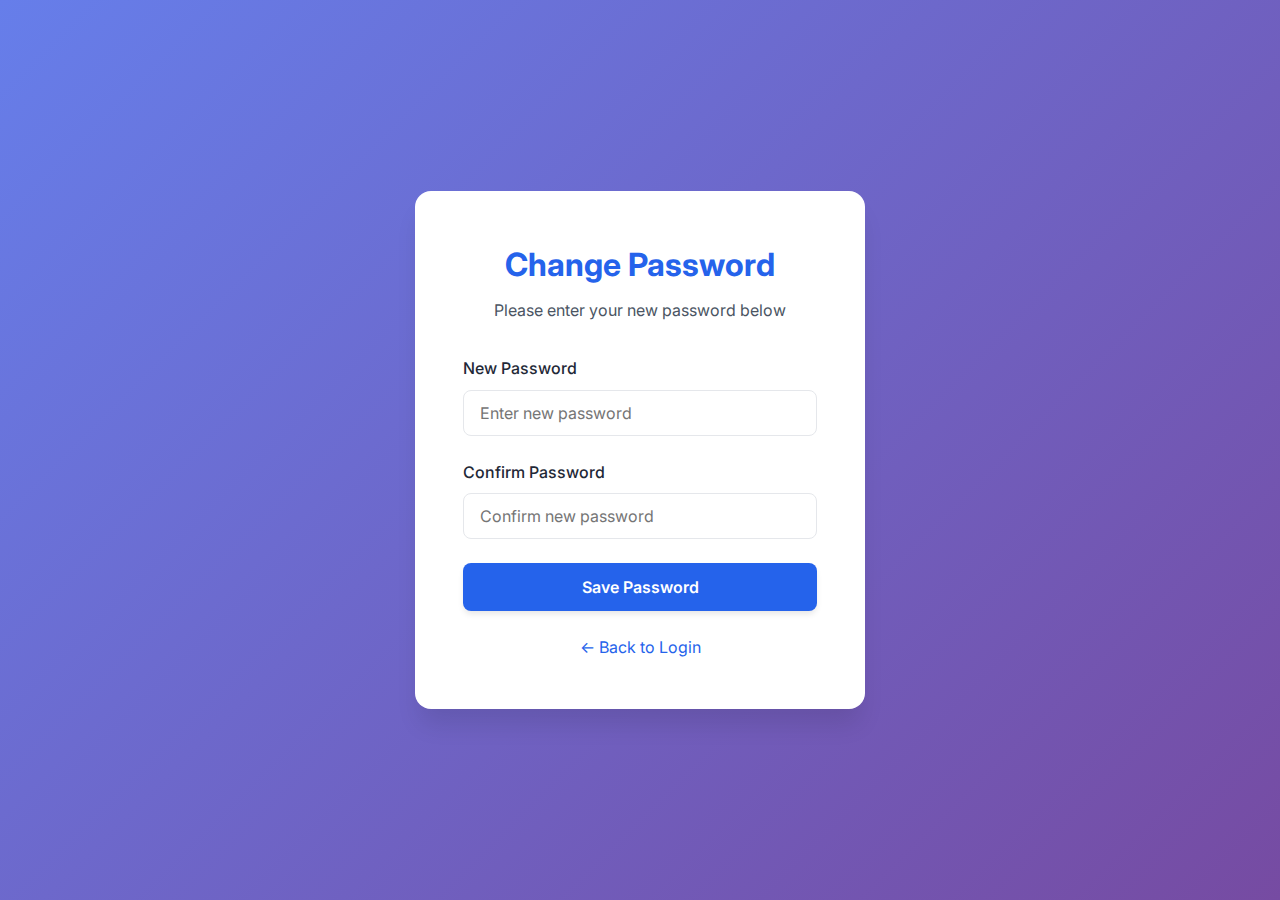
<file: change-password.html>
<!DOCTYPE html>
<html lang="en">

<head>
    <meta charset="UTF-8">
    <meta name="viewport" content="width=device-width, initial-scale=1.0">
    <title>Change Password - Assignment Evaluator</title>
    <link rel="stylesheet" href="css/style.css">
</head>

<body>
    <div class="auth-container">
        <div class="auth-card">
            <div class="auth-header">
                <h1 class="auth-title">Change Password</h1>
                <p class="auth-subtitle">Please enter your new password below</p>
            </div>

            <form>
                <div class="form-group">
                    <label class="form-label" for="new-password">New Password</label>
                    <input type="password" id="new-password" class="form-input" placeholder="Enter new password"
                        required>
                </div>

                <div class="form-group">
                    <label class="form-label" for="confirm-password">Confirm Password</label>
                    <input type="password" id="confirm-password" class="form-input" placeholder="Confirm new password"
                        required>
                </div>

                <button type="submit" class="btn btn-primary" style="width: 100%;">
                    Save Password
                </button>

                <div class="text-center mt-3">
                    <a href="index.html" style="color: var(--primary-blue);">← Back to Login</a>
                </div>
            </form>
        </div>
    </div>
</body>

</html>
</file>
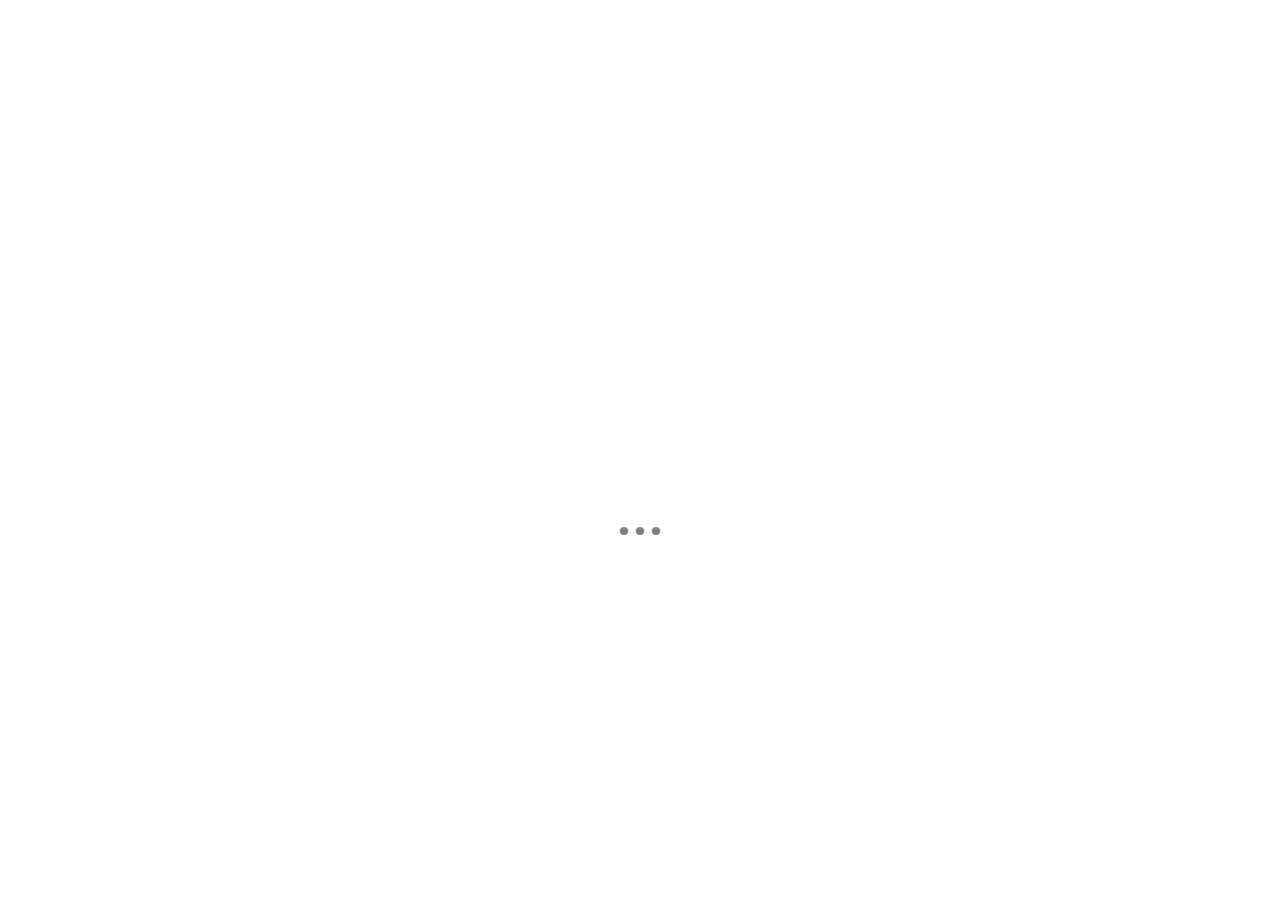
<file: student/assignments.html>
<!DOCTYPE html>
<html lang="en">

<head>
    <meta charset="UTF-8">
    <meta name="viewport" content="width=device-width, initial-scale=1.0">
    <title>Assignments - Assignment Evaluator</title>
    <link rel="stylesheet" href="../css/style.css">
</head>

<body>
    <!-- Page Loader -->
    <div id="page-loader">
        <div class="loader-letter">
            <svg viewBox="0 0 100 120" xmlns="http://www.w3.org/2000/svg">
                <path d="M 15,100 C 20,60 35,20 50,10 C 65,20 80,60 85,100 M 25,65 Q 50,55 75,65" />
            </svg>
        </div>
        <div class="loader-dots">
            <span></span><span></span><span></span>
        </div>
    </div>

    <div class="portal-wrapper">
        <!-- Sidebar -->
        <aside class="sidebar">
            <div class="sidebar-header">
                <div class="sidebar-logo">📚 AES Student</div>
            </div>
            <nav class="sidebar-nav">
                <a href="dashboard.html" class="nav-item">
                    <span class="nav-icon">📊</span>
                    <span>Dashboard</span>
                </a>
                <a href="assignments.html" class="nav-item active">
                    <span class="nav-icon">📝</span>
                    <span>Assignments</span>
                </a>
                <a href="results.html" class="nav-item">
                    <span class="nav-icon">🎯</span>
                    <span>Results</span>
                </a>
                <a href="profile.html" class="nav-item">
                    <span class="nav-icon">👤</span>
                    <span>Profile</span>
                </a>
            </nav>
        </aside>

        <!-- Main Content -->
        <div class="main-content">
            <!-- Top Navbar -->
            <nav class="navbar">
                <h2 class="navbar-title">Assignments</h2>
                <div class="navbar-right">
                    <div class="user-info">
                        <span class="user-avatar" id="navAvatar"
                            style="width: 40px; height: 40px; border-radius: 50%; background: var(--primary-blue); color: white; display: inline-flex; align-items: center; justify-content: center; font-weight: 600;">--</span>
                        <span class="user-name" id="navUserName">Student</span>
                    </div>
                    <a href="../index.html" class="btn btn-sm btn-secondary">Logout</a>
                </div>
            </nav>

            <!-- Content Area -->
            <div class="content-area">
                <div class="page-header">
                    <h1 class="page-title">All Assignments</h1>
                    <p class="page-subtitle">View and submit your assignments</p>
                </div>

                <div id="assignmentsLoading" class="loading-container">
                    <div style="width: 80%; max-width: 800px;">
                        <div class="skeleton-box shimmer" style="height: 40px; width: 40%; margin-bottom: 2rem;"></div>
                        <div class="skeleton-box shimmer" style="height: 300px;"></div>
                    </div>
                </div>
                <div id="assignmentsError" style="display: none;" class="alert alert-danger"></div>
                <!-- Assignments Table: hidden until data is loaded -->
                <div id="assignmentsTableWrap" class="table-container" style="display: none;">
                    <table class="table">
                        <thead>
                            <tr>
                                <th>Assignment Title</th>
                                <th>Subject</th>
                                <th>Deadline</th>
                                <th>Status</th>
                                <th>Action</th>
                            </tr>
                        </thead>
                        <tbody id="assignmentsTableBody"></tbody>
                    </table>
                </div>
            </div>
        </div>
    </div>

    <!-- Edit Submission Modal -->
    <div id="editModal" class="modal-overlay">
        <div class="modal-container">
            <div class="modal-header">
                <h3 class="modal-title">Edit Submission</h3>
                <button class="modal-close" onclick="closeEditModal()">&times;</button>
            </div>
            <div class="modal-body">
                <div class="alert alert-info">
                    <p>Current Submission: <a id="currentFileLink" href="#" target="_blank">View File</a></p>
                </div>
                <form id="editForm">
                    <input type="hidden" id="editSubmissionId">
                    <div class="form-group">
                        <label class="form-label">Upload New File *</label>
                        <input type="file" id="editFile" class="form-input" accept=".pdf,.doc,.docx" required>
                    </div>
                </form>
            </div>
            <div class="modal-footer">
                <button class="btn btn-secondary" onclick="closeEditModal()">Cancel</button>
                <button class="btn btn-primary" id="saveEditBtn">Replace Submission</button>
            </div>
        </div>
    </div>
</body>
<script>
    (function () {
        var API_URL = "http://localhost:5000";
        var studentId = sessionStorage.getItem("userId");
        var n = sessionStorage.getItem("userName") || studentId || "Student";
        document.getElementById("navUserName").textContent = n;
        document.getElementById("navAvatar").textContent = (n && n.charAt(0).toUpperCase()) || "?";
        if (!studentId) {
            document.getElementById("assignmentsLoading").style.display = "none";
            document.getElementById("assignmentsError").style.display = "block";
            document.getElementById("assignmentsError").textContent = "Not logged in. Redirecting...";
            setTimeout(function () { window.location.href = "../login.html"; }, 1500);
            return;
        }
        function statusBadge(status) {
            if (!status) return '<span class="badge badge-warning">Pending</span>';
            if (String(status).toLowerCase().indexOf("evaluated") !== -1) return '<span class="badge badge-info">Evaluated</span>';
            if (String(status).toLowerCase().indexOf("submitted") !== -1) return '<span class="badge badge-success">Submitted</span>';
            return '<span class="badge badge-warning">Pending</span>';
        }
        function formatDate(str) {
            if (!str) return "—";
            try {
                var d = new Date(str);
                return isNaN(d.getTime()) ? str : d.toLocaleDateString("en-IN", { day: "numeric", month: "short", year: "numeric" });
            } catch (_) { return str; }
        }
        function renderTable(list) {
            var tbody = document.getElementById("assignmentsTableBody");
            tbody.innerHTML = "";
            window._allAssignments = list;
            list.forEach(function (a) {
                var status = a.submission_status;
                var isEval = status && String(status).toLowerCase().indexOf("evaluated") !== -1;
                var isSub = status && String(status).toLowerCase().indexOf("submitted") !== -1;

                var action = "";
                if (isEval) {
                    action = '<a href="results.html?assignment_id=' + (a.id || "") + '" class="btn btn-sm btn-secondary">Results</a>';
                } else if (isSub) {
                    action = `
                        <div style="display: flex; align-items: center; gap: 8px;">
                            <a href="results.html?assignment_id=${a.id || ""}" class="btn btn-sm btn-secondary">View</a>
                            <div class="action-dropdown">
                                <button class="action-btn" onclick="toggleDropdown('${a.submission_id}')">⋮</button>
                                <div id="dropdown-${a.submission_id}" class="dropdown-menu">
                                    <button class="dropdown-item" onclick="prepareEdit('${a.submission_id}')">✏️ Edit</button>
                                    <button class="dropdown-item danger" onclick="confirmDelete('${a.submission_id}')">🗑️ Delete</button>
                                </div>
                            </div>
                        </div>`;
                } else {
                    action = '<a href="submission.html?assignment_id=' + (a.id || "") + '" class="btn btn-sm btn-primary">Submit</a>';
                }

                tbody.insertAdjacentHTML("beforeend",
                    "<tr><td>" + (a.title || "—") + "</td><td>" + (a.subject || "—") + "</td><td>" + formatDate(a.deadline) + "</td><td>" + statusBadge(status) + "</td><td>" + action + "</td></tr>");
            });
            if (list.length === 0) tbody.insertAdjacentHTML("beforeend", "<tr><td colspan=\"5\" class=\"text-center\">No assignments yet.</td></tr>");
        }

        function toggleDropdown(id) {
            if (event) event.stopPropagation();
            const el = document.getElementById(`dropdown-${id}`);
            const isShow = el.classList.contains('show');
            document.querySelectorAll('.dropdown-menu').forEach(m => m.classList.remove('show'));
            if (!isShow) el.classList.add('show');
        }

        window.onclick = function (event) {
            document.querySelectorAll('.dropdown-menu').forEach(m => m.classList.remove('show'));
        }

        function prepareEdit(id) {
            const a = window._allAssignments.find(item => item.submission_id == id);
            if (!a) return;
            document.getElementById('editSubmissionId').value = a.submission_id;
            document.getElementById('currentFileLink').href = a.file_url;
            document.getElementById('editModal').classList.add('show');
        }

        function closeEditModal() {
            document.getElementById('editModal').classList.remove('show');
        }

        document.getElementById('saveEditBtn').onclick = async function () {
            const id = document.getElementById('editSubmissionId').value;
            const fileInput = document.getElementById("editFile");
            if (fileInput.files.length === 0) {
                alert("Please select a file.");
                return;
            }

            const btn = this;
            btn.disabled = true;
            btn.textContent = "Updating...";

            const formData = new FormData();
            formData.append("file", fileInput.files[0]);

            try {
                const res = await fetch(`${API_URL}/student/${studentId}/submission/${id}`, {
                    method: 'PUT',
                    body: formData
                });
                const data = await res.json();
                if (data.success) {
                    alert("Submission updated successfully!");
                    window.location.reload();
                } else {
                    alert("Update failed: " + data.message);
                }
            } catch (err) {
                alert("Error connecting to server.");
            } finally {
                btn.disabled = false;
                btn.textContent = "Replace Submission";
            }
        };

        async function confirmDelete(id) {
            if (!confirm("Are you sure you want to delete your submission?")) return;

            try {
                const res = await fetch(`${API_URL}/student/${studentId}/submission/${id}`, {
                    method: 'DELETE'
                });
                const data = await res.json();
                if (data.success) {
                    alert("Submission deleted.");
                    window.location.reload();
                } else {
                    alert("Deletion failed: " + data.message);
                }
            } catch (err) {
                alert("Error connecting to server.");
            }
        }
        fetch(API_URL + "/student/" + encodeURIComponent(studentId) + "/assignments")
            .then(function (r) { return r.json(); })
            .then(function (data) {
                document.getElementById("assignmentsLoading").style.display = "none";
                if (!data.success) {
                    document.getElementById("assignmentsError").style.display = "block";
                    document.getElementById("assignmentsError").textContent = data.message || "Failed to load.";
                    renderTable([]);
                    hideLoader();
                    return;
                }
                document.getElementById("assignmentsTableWrap").style.display = "block";
                renderTable(data.assignments || []);
                hideLoader();
            })
            .catch(function () {
                document.getElementById("assignmentsLoading").style.display = "none";
                document.getElementById("assignmentsError").style.display = "block";
                document.getElementById("assignmentsError").textContent = "Cannot connect to server. Is the backend running on port 5000?";
                renderTable([]);
                hideLoader();
            });
    })();
</script>
<script>function hideLoader() { var l = document.getElementById('page-loader'); if (l) l.classList.add('hide'); }</script>
</body>

</html>
</file>
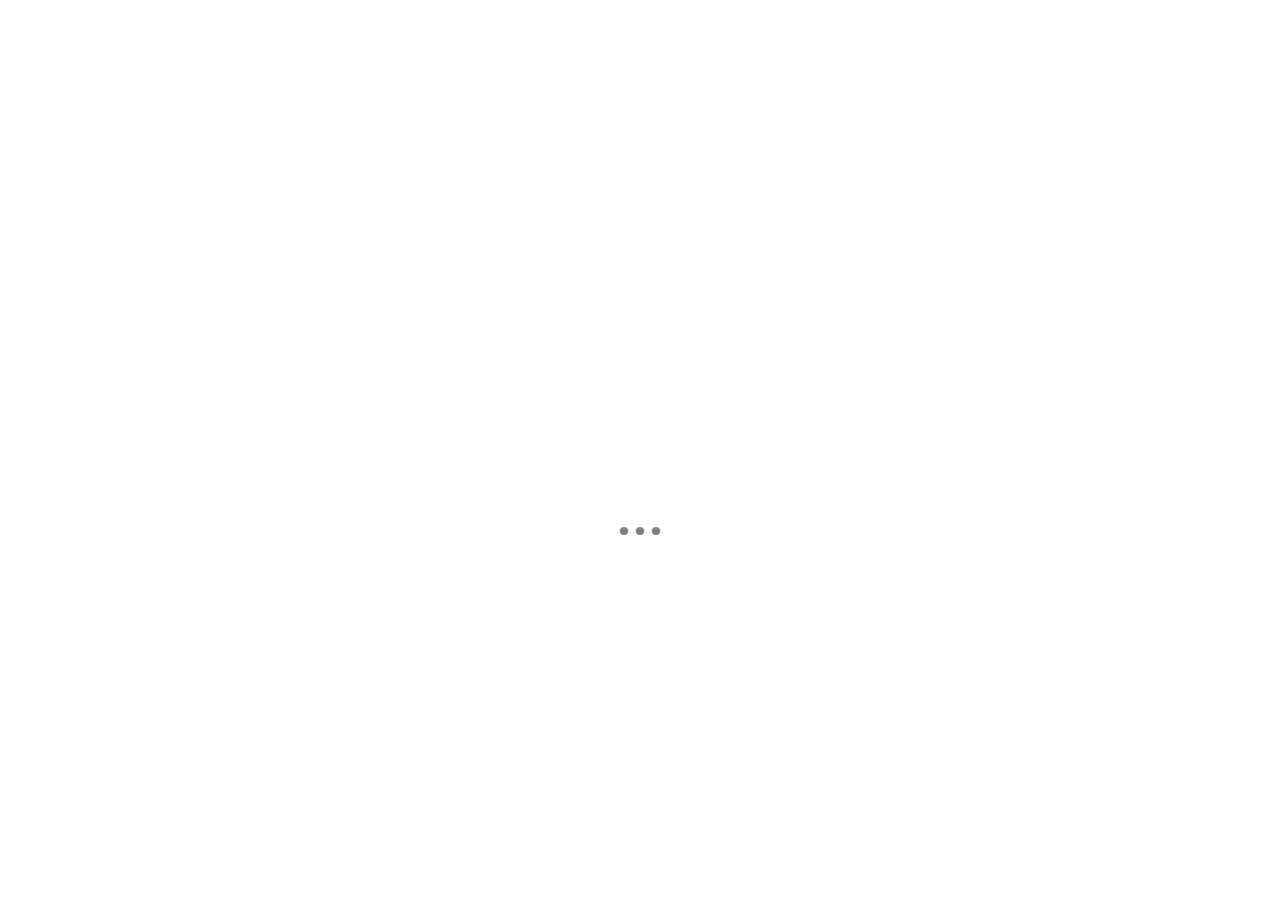
<file: student/dashboard.html>
<!DOCTYPE html>
<html lang="en">

<head>
    <meta charset="UTF-8">
    <meta name="viewport" content="width=device-width, initial-scale=1.0">
    <title>Student Dashboard - Assignment Evaluator</title>
    <link rel="stylesheet" href="../css/style.css">
</head>

<body>
    <!-- Page Loader -->
    <div id="page-loader">
        <div class="loader-letter">
            <svg viewBox="0 0 100 120" xmlns="http://www.w3.org/2000/svg">
                <path d="M 15,100 C 20,60 35,20 50,10 C 65,20 80,60 85,100 M 25,65 Q 50,55 75,65" />
            </svg>
        </div>
        <div class="loader-dots">
            <span></span><span></span><span></span>
        </div>
    </div>

    <div class="portal-wrapper">
        <!-- Sidebar -->
        <aside class="sidebar">
            <div class="sidebar-header">
                <div class="sidebar-logo">📚 AES Student</div>
            </div>
            <nav class="sidebar-nav">
                <a href="dashboard.html" class="nav-item active">
                    <span class="nav-icon">📊</span>
                    <span>Dashboard</span>
                </a>
                <a href="assignments.html" class="nav-item">
                    <span class="nav-icon">📝</span>
                    <span>Assignments</span>
                </a>
                <a href="results.html" class="nav-item">
                    <span class="nav-icon">🎯</span>
                    <span>Results</span>
                </a>
                <a href="profile.html" class="nav-item">
                    <span class="nav-icon">👤</span>
                    <span>Profile</span>
                </a>
            </nav>
        </aside>

        <!-- Main Content -->
        <div class="main-content">
            <!-- Top Navbar -->
            <nav class="navbar">
                <h2 class="navbar-title">Dashboard</h2>
                <div class="navbar-right">
                    <div class="user-info">
                        <span class="user-avatar" id="navAvatar"
                            style="width: 40px; height: 40px; border-radius: 50%; background: var(--primary-blue); color: white; display: inline-flex; align-items: center; justify-content: center; font-weight: 600;">--</span>
                        <span class="user-name" id="navUserName">Loading...</span>
                        <span class="user-id" id="navStudentId"
                            style="font-size: 0.85rem; color: var(--text-medium); margin-left: 4px;"></span>
                    </div>
                    <a href="../index.html" class="btn btn-sm btn-secondary">Logout</a>
                </div>
            </nav>

            <!-- Content Area -->
            <div class="content-area">
                <div class="page-header">
                    <h1 class="page-title" id="welcomeTitle">Welcome back! 👋</h1>
                    <p class="page-subtitle">Here's your assignment overview</p>
                </div>

                <!-- Loading state -->
                <div id="dashboardLoading" class="loading-container">
                    <div style="width: 80%; max-width: 600px;">
                        <div class="skeleton-box shimmer" style="height: 40px; width: 60%; margin-bottom: 2rem;"></div>
                        <div class="stats-grid" style="grid-template-columns: repeat(4, 1fr); margin-bottom: 2rem;">
                            <div class="skeleton-box shimmer" style="height: 100px;"></div>
                            <div class="skeleton-box shimmer" style="height: 100px;"></div>
                            <div class="skeleton-box shimmer" style="height: 100px;"></div>
                            <div class="skeleton-box shimmer" style="height: 100px;"></div>
                        </div>
                        <div class="skeleton-box shimmer" style="height: 200px;"></div>
                    </div>
                </div>
                <div id="dashboardError" style="display: none;" class="alert alert-danger"></div>

                <!-- Stats Grid: hidden until loaded -->
                <div id="statsGrid" class="stats-grid" style="display: none;">
                    <div class="stat-card">
                        <div class="stat-label">Total Assignments</div>
                        <div class="stat-value" id="statTotal">0</div>
                        <div class="stat-change">From your courses</div>
                    </div>
                    <div class="stat-card warning">
                        <div class="stat-label">Pending</div>
                        <div class="stat-value" id="statPending">0</div>
                        <div class="stat-change">Due soon</div>
                    </div>
                    <div class="stat-card success">
                        <div class="stat-label">Submitted</div>
                        <div class="stat-value" id="statSubmitted">0</div>
                        <div class="stat-change">On time</div>
                    </div>
                    <div class="stat-card">
                        <div class="stat-label">Evaluated</div>
                        <div class="stat-value" id="statEvaluated">0</div>
                        <div class="stat-change">Graded</div>
                    </div>
                </div>

                <!-- Recent Assignments: hidden until loaded -->
                <div id="assignmentsCard" class="card" style="display: none;">
                    <div class="card-header">
                        <h3 class="card-title">Recent Assignments</h3>
                    </div>
                    <div class="table-container">
                        <table class="table">
                            <thead>
                                <tr>
                                    <th>Assignment</th>
                                    <th>Subject</th>
                                    <th>Deadline</th>
                                    <th>Status</th>
                                    <th>Action</th>
                                </tr>
                            </thead>
                            <tbody id="assignmentsTableBody">
                            </tbody>
                        </table>
                    </div>
                </div>
            </div>
        </div>
    </div>

    <script>
        const API_URL = "http://localhost:5000";
        const studentId = sessionStorage.getItem("userId");
        const storedName = sessionStorage.getItem("userName");

        function setNavUser(name, id) {
            const n = name || storedName || id || "Student";
            document.getElementById("navUserName").textContent = n;
            document.getElementById("navStudentId").textContent = id ? `(${id})` : "";
            const avatar = document.getElementById("navAvatar");
            avatar.textContent = n.charAt(0).toUpperCase() + (n.split(" ")[1]?.charAt(0) || "").toUpperCase() || "?";
            if (avatar.textContent.length === 1) avatar.textContent = n.charAt(0).toUpperCase();
        }

        function setWelcome(name) {
            document.getElementById("welcomeTitle").textContent = "Welcome back, " + (name || "Student") + "! 👋";
        }

        function statusBadge(status) {
            if (!status) return '<span class="badge badge-warning">Pending</span>';
            if (status.toString().toLowerCase().includes("evaluated")) return '<span class="badge badge-info">Evaluated</span>';
            if (status.toString().toLowerCase().includes("submitted")) return '<span class="badge badge-success">Submitted</span>';
            return '<span class="badge badge-warning">Pending</span>';
        }

        function formatDate(str) {
            if (!str) return "—";
            try {
                const d = new Date(str);
                return isNaN(d.getTime()) ? str : d.toLocaleDateString("en-IN", { day: "numeric", month: "short", year: "numeric" });
            } catch (_) { return str; }
        }

        async function loadDashboard() {
            const loadingEl = document.getElementById("dashboardLoading");
            const errorEl = document.getElementById("dashboardError");
            const statsEl = document.getElementById("statsGrid");
            const cardEl = document.getElementById("assignmentsCard");

            if (!studentId) {
                errorEl.style.display = "block";
                errorEl.textContent = "Not logged in. Redirecting to login...";
                loadingEl.style.display = "none";
                showZerosAndEmptyTable();
                setTimeout(() => { window.location.href = "../login.html"; }, 1500);
                return;
            }

            setNavUser(storedName, studentId);
            setWelcome(storedName);

            function showZerosAndEmptyTable() {
                document.getElementById("statTotal").textContent = 0;
                document.getElementById("statPending").textContent = 0;
                document.getElementById("statSubmitted").textContent = 0;
                document.getElementById("statEvaluated").textContent = 0;
                var tbody = document.getElementById("assignmentsTableBody");
                tbody.innerHTML = "<tr><td colspan=\"5\" class=\"text-center\">No assignments yet.</td></tr>";
            }

            try {
                const [infoRes, dashRes] = await Promise.all([
                    fetch(`${API_URL}/student/${encodeURIComponent(studentId)}/info`),
                    fetch(`${API_URL}/student/${encodeURIComponent(studentId)}/dashboard`),
                ]);

                const info = await infoRes.json();
                const dash = await dashRes.json();

                if (info.success && info.name) {
                    setNavUser(info.name, info.student_id);
                    setWelcome(info.name);
                }

                document.getElementById("statTotal").textContent = (dash.success && dash.total_assignments != null) ? dash.total_assignments : 0;
                document.getElementById("statPending").textContent = (dash.success && dash.pending_count != null) ? dash.pending_count : 0;
                document.getElementById("statSubmitted").textContent = (dash.success && dash.submitted_count != null) ? dash.submitted_count : 0;
                document.getElementById("statEvaluated").textContent = (dash.success && dash.evaluated_count != null) ? dash.evaluated_count : 0;

                const tbody = document.getElementById("assignmentsTableBody");
                tbody.innerHTML = "";
                const list = (dash.success && dash.assignments) ? dash.assignments : [];
                list.forEach(function (a) {
                    const status = a.submission_status;
                    const isEval = status && status.toString().toLowerCase().includes("evaluated");
                    const isSub = status && (status.toString().toLowerCase().includes("submitted") || status.toString().toLowerCase().includes("evaluated"));
                    const action = isEval
                        ? '<a href="results.html?assignment_id=' + (a.id || "") + '" class="btn btn-sm btn-secondary">Results</a>'
                        : isSub
                            ? '<a href="results.html?assignment_id=' + (a.id || "") + '" class="btn btn-sm btn-secondary">View</a>'
                            : '<a href="submission.html?assignment_id=' + (a.id || "") + '" class="btn btn-sm btn-primary">Submit</a>';
                    const row = "<tr><td>" + (a.title || "—") + "</td><td>" + (a.subject || "—") + "</td><td>" + formatDate(a.deadline) + "</td><td>" + statusBadge(status) + "</td><td>" + action + "</td></tr>";
                    tbody.insertAdjacentHTML("beforeend", row);
                });
                if (list.length === 0) tbody.innerHTML = "<tr><td colspan=\"5\" class=\"text-center\">No assignments yet.</td></tr>";

                if (!dashRes.ok || !dash.success) {
                    errorEl.style.display = "block";
                    errorEl.textContent = dash.message || "Failed to load dashboard.";
                } else {
                    statsEl.style.display = "grid";
                    cardEl.style.display = "block";
                }
                loadingEl.style.display = "none";
                hideLoader();
            } catch (err) {
                showZerosAndEmptyTable();
                errorEl.style.display = "block";
                errorEl.textContent = "Cannot connect to server. Make sure the backend is running on port 5000.";
                loadingEl.style.display = "none";
                hideLoader();
            }
        }

        document.addEventListener("DOMContentLoaded", loadDashboard);
    </script>
    <script>function hideLoader() { var l = document.getElementById('page-loader'); if (l) l.classList.add('hide'); }</script>
</body>

</html>
</file>
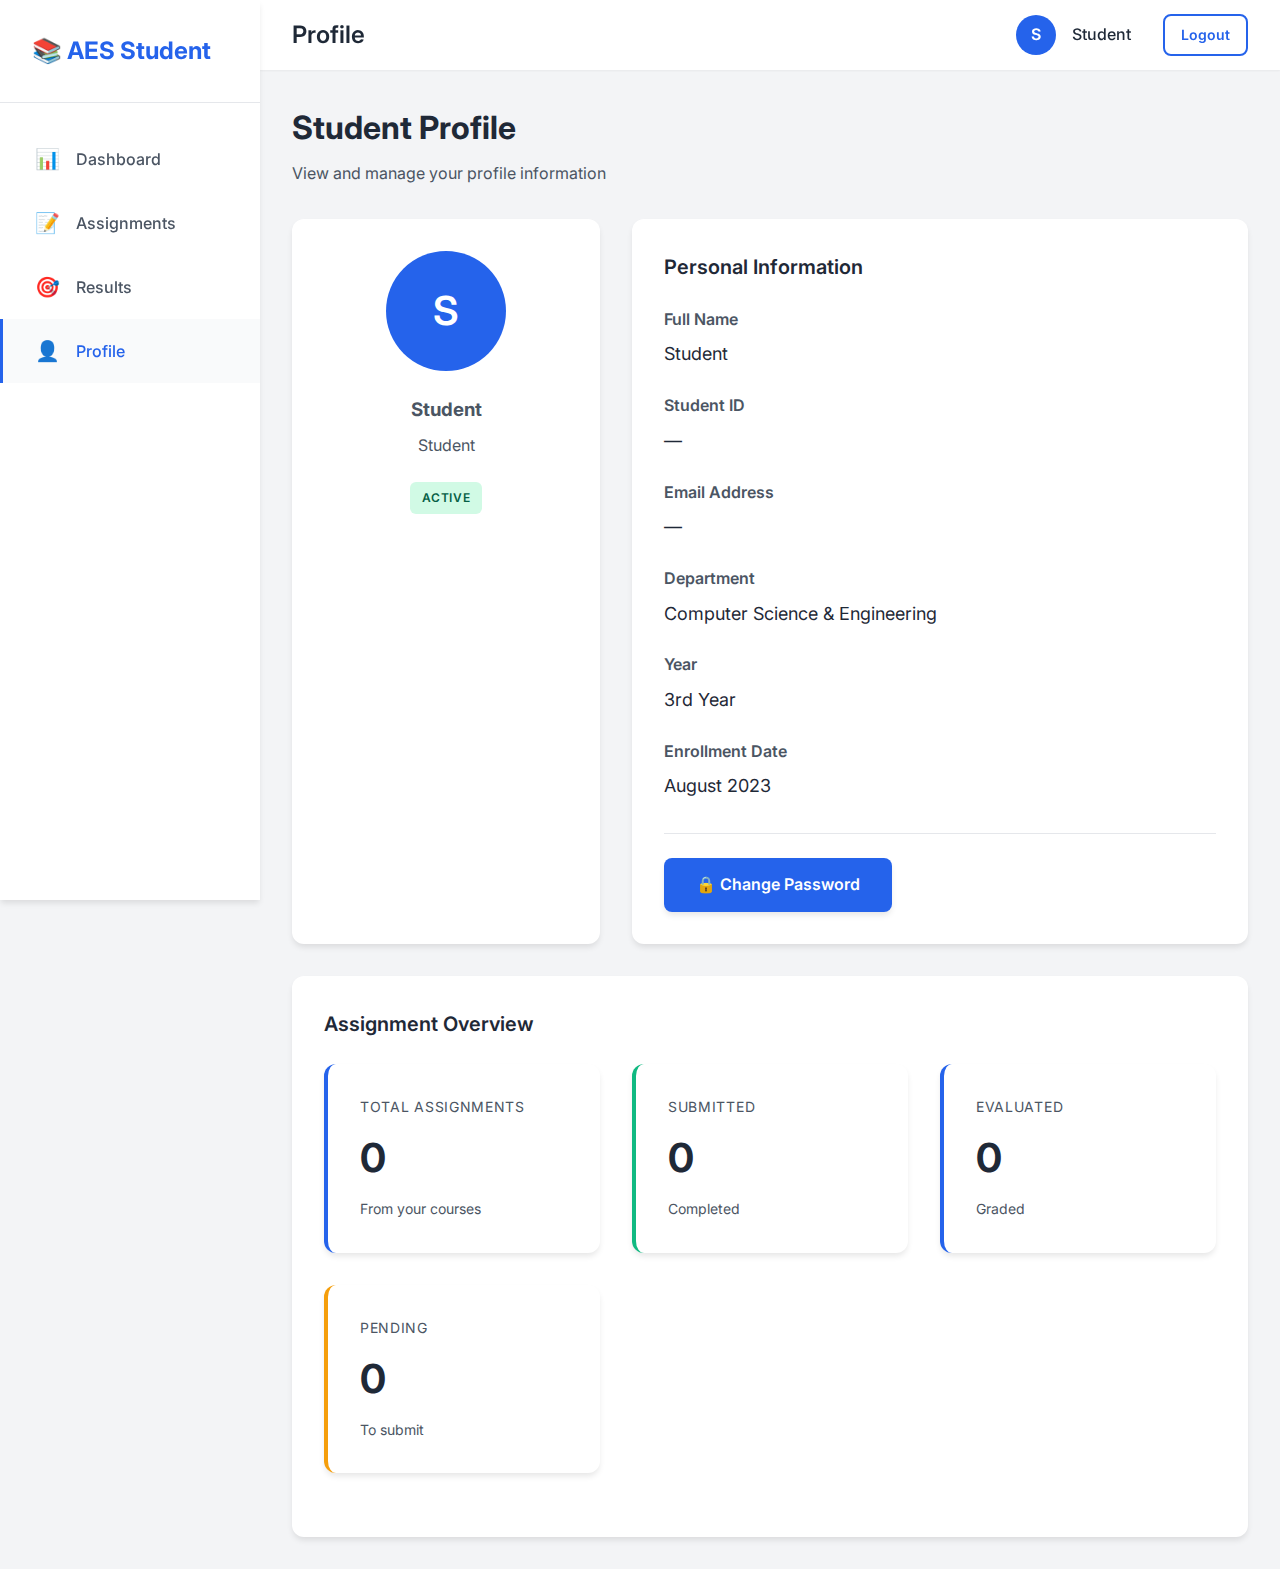
<file: student/profile.html>
<!DOCTYPE html>
<html lang="en">

<head>
    <meta charset="UTF-8">
    <meta name="viewport" content="width=device-width, initial-scale=1.0">
    <title>Profile - Assignment Evaluator</title>
    <link rel="stylesheet" href="../css/style.css">
</head>

<body>
    <!-- Page Loader -->
    <div id="page-loader">
        <div class="loader-letter">
            <svg viewBox="0 0 100 120" xmlns="http://www.w3.org/2000/svg">
                <path d="M 15,100 C 20,60 35,20 50,10 C 65,20 80,60 85,100 M 25,65 Q 50,55 75,65" />
            </svg>
        </div>
        <div class="loader-dots">
            <span></span><span></span><span></span>
        </div>
    </div>

    <div class="portal-wrapper">
        <!-- Sidebar -->
        <aside class="sidebar">
            <div class="sidebar-header">
                <div class="sidebar-logo">📚 AES Student</div>
            </div>
            <nav class="sidebar-nav">
                <a href="dashboard.html" class="nav-item">
                    <span class="nav-icon">📊</span>
                    <span>Dashboard</span>
                </a>
                <a href="assignments.html" class="nav-item">
                    <span class="nav-icon">📝</span>
                    <span>Assignments</span>
                </a>
                <a href="results.html" class="nav-item">
                    <span class="nav-icon">🎯</span>
                    <span>Results</span>
                </a>
                <a href="profile.html" class="nav-item active">
                    <span class="nav-icon">👤</span>
                    <span>Profile</span>
                </a>
            </nav>
        </aside>

        <!-- Main Content -->
        <div class="main-content">
            <!-- Top Navbar -->
            <nav class="navbar">
                <h2 class="navbar-title">Profile</h2>
                <div class="navbar-right">
                    <div class="user-info">
                        <span class="user-avatar" id="navAvatar"
                            style="width: 40px; height: 40px; border-radius: 50%; background: var(--primary-blue); color: white; display: inline-flex; align-items: center; justify-content: center; font-weight: 600;">--</span>
                        <span class="user-name" id="navUserName">Student</span>
                    </div>
                    <a href="../index.html" class="btn btn-sm btn-secondary">Logout</a>
                </div>
            </nav>

            <!-- Content Area -->
            <div class="content-area">
                <div class="page-header">
                    <h1 class="page-title">Student Profile</h1>
                    <p class="page-subtitle">View and manage your profile information</p>
                </div>

                <div style="display: grid; grid-template-columns: 1fr 2fr; gap: var(--spacing-lg);">
                    <!-- Profile Card -->
                    <div class="card">
                        <div class="card-body text-center">
                            <span id="profileAvatar"
                                style="width: 120px; height: 120px; border-radius: 50%; background: var(--primary-blue); color: white; margin: 0 auto var(--spacing-md); display: inline-flex; align-items: center; justify-content: center; font-size: 2.5rem; font-weight: 600;">?</span>
                            <h3 style="margin-bottom: var(--spacing-xs);" id="profileName">—</h3>
                            <p style="color: var(--text-medium); margin-bottom: var(--spacing-md);">Student</p>
                            <span class="badge badge-success">Active</span>
                        </div>
                    </div>

                    <!-- Profile Details -->
                    <div class="card">
                        <div class="card-header">
                            <h3 class="card-title">Personal Information</h3>
                        </div>
                        <div class="card-body">
                            <div style="display: grid; gap: var(--spacing-md);">
                                <div>
                                    <label
                                        style="font-weight: 600; color: var(--text-medium); display: block; margin-bottom: var(--spacing-xs);">
                                        Full Name
                                    </label>
                                    <p style="color: var(--text-dark); font-size: 1.125rem;" id="profileFullName">—</p>
                                </div>

                                <div>
                                    <label
                                        style="font-weight: 600; color: var(--text-medium); display: block; margin-bottom: var(--spacing-xs);">
                                        Student ID
                                    </label>
                                    <p style="color: var(--text-dark); font-size: 1.125rem;" id="profileStudentId">—</p>
                                </div>

                                <div>
                                    <label
                                        style="font-weight: 600; color: var(--text-medium); display: block; margin-bottom: var(--spacing-xs);">
                                        Email Address
                                    </label>
                                    <p style="color: var(--text-dark); font-size: 1.125rem;" id="profileEmail">—</p>
                                </div>

                                <div>
                                    <label
                                        style="font-weight: 600; color: var(--text-medium); display: block; margin-bottom: var(--spacing-xs);">
                                        Department
                                    </label>
                                    <p style="color: var(--text-dark); font-size: 1.125rem;">Computer Science &
                                        Engineering</p>
                                </div>

                                <div>
                                    <label
                                        style="font-weight: 600; color: var(--text-medium); display: block; margin-bottom: var(--spacing-xs);">
                                        Year
                                    </label>
                                    <p style="color: var(--text-dark); font-size: 1.125rem;">3rd Year</p>
                                </div>

                                <div>
                                    <label
                                        style="font-weight: 600; color: var(--text-medium); display: block; margin-bottom: var(--spacing-xs);">
                                        Enrollment Date
                                    </label>
                                    <p style="color: var(--text-dark); font-size: 1.125rem;">August 2023</p>
                                </div>
                            </div>

                            <div class="mt-4"
                                style="padding-top: var(--spacing-md); border-top: 1px solid var(--bg-grey);">
                                <a href="../change-password.html" class="btn btn-primary">
                                    🔒 Change Password
                                </a>
                            </div>
                        </div>
                    </div>
                </div>

                <!-- Academic / Assignment Stats (from API) -->
                <div class="card mt-4">
                    <div class="card-header">
                        <h3 class="card-title">Assignment Overview</h3>
                    </div>
                    <div class="card-body">
                        <div class="stats-grid" id="profileStats">
                            <div class="stat-card">
                                <div class="stat-label">Total Assignments</div>
                                <div class="stat-value" id="statTotal">0</div>
                                <div class="stat-change">From your courses</div>
                            </div>
                            <div class="stat-card success">
                                <div class="stat-label">Submitted</div>
                                <div class="stat-value" id="statSubmitted">0</div>
                                <div class="stat-change">Completed</div>
                            </div>
                            <div class="stat-card">
                                <div class="stat-label">Evaluated</div>
                                <div class="stat-value" id="statEvaluated">0</div>
                                <div class="stat-change">Graded</div>
                            </div>
                            <div class="stat-card warning">
                                <div class="stat-label">Pending</div>
                                <div class="stat-value" id="statPending">0</div>
                                <div class="stat-change">To submit</div>
                            </div>
                        </div>
                    </div>
                </div>
            </div>
        </div>
    </div>
    <script>
        (function () {
            var name = sessionStorage.getItem("userName") || sessionStorage.getItem("userId") || "Student";
            var id = sessionStorage.getItem("userId");
            document.getElementById("navUserName").textContent = name;
            var av = document.getElementById("navAvatar");
            av.textContent = name.charAt(0).toUpperCase();
            document.getElementById("profileName").textContent = name;
            document.getElementById("profileFullName").textContent = name;
            document.getElementById("profileStudentId").textContent = id || "—";
            document.getElementById("profileAvatar").textContent = name.charAt(0).toUpperCase();
            if (id) {
                fetch("http://localhost:5000/student/" + encodeURIComponent(id) + "/profile")
                    .then(function (r) { return r.json(); })
                    .then(function (d) {
                        if (d.success) {
                            if (d.name) {
                                document.getElementById("navUserName").textContent = d.name;
                                document.getElementById("profileName").textContent = d.name;
                                document.getElementById("profileFullName").textContent = d.name;
                                document.getElementById("profileAvatar").textContent = d.name.charAt(0).toUpperCase();
                            }
                            document.getElementById("profileEmail").textContent = d.email != null ? d.email : "—";
                        }
                    })
                    .catch(function () { });
                fetch("http://localhost:5000/student/" + encodeURIComponent(id) + "/dashboard")
                    .then(function (r) { return r.json(); })
                    .then(function (d) {
                        if (d.success) {
                            document.getElementById("statTotal").textContent = d.total_assignments != null ? d.total_assignments : 0;
                            document.getElementById("statSubmitted").textContent = d.submitted_count != null ? d.submitted_count : 0;
                            document.getElementById("statEvaluated").textContent = d.evaluated_count != null ? d.evaluated_count : 0;
                            document.getElementById("statPending").textContent = d.pending_count != null ? d.pending_count : 0;
                        }
                    })
                    .catch(function () { });
            }
        })();
    </script>
    <script>function hideLoader() { var l = document.getElementById('page-loader'); if (l) l.classList.add('hide'); } window.addEventListener('load', function () { hideLoader(); });</script>
</body>

</html>
</file>
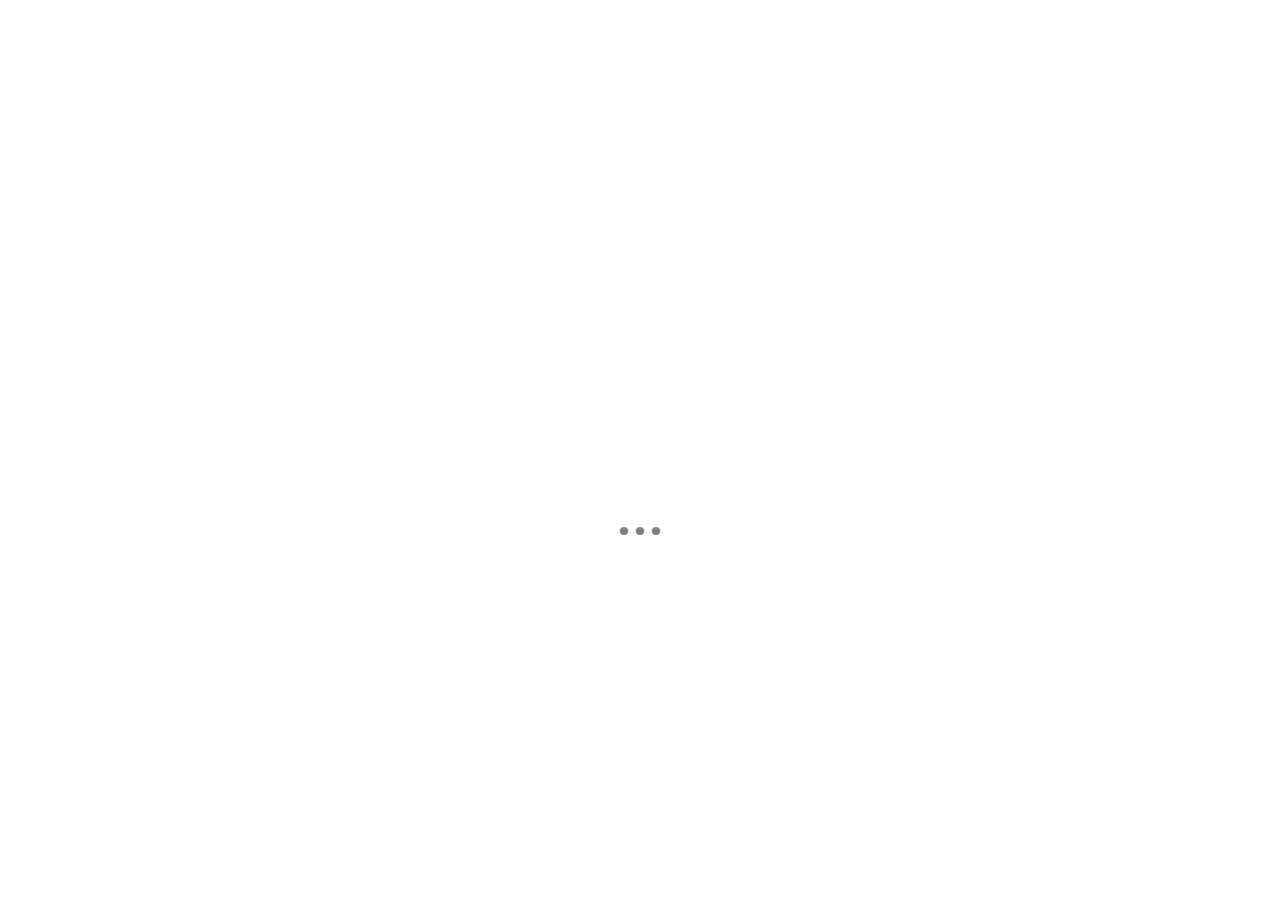
<file: student/results.html>
<!DOCTYPE html>
<html lang="en">

<head>
    <meta charset="UTF-8">
    <meta name="viewport" content="width=device-width, initial-scale=1.0">
    <title>Results - Assignment Evaluator</title>
    <link rel="stylesheet" href="../css/style.css">
</head>

<body>
    <!-- Page Loader -->
    <div id="page-loader">
        <div class="loader-letter">
            <svg viewBox="0 0 100 120" xmlns="http://www.w3.org/2000/svg">
                <path d="M 15,100 C 20,60 35,20 50,10 C 65,20 80,60 85,100 M 25,65 Q 50,55 75,65" />
            </svg>
        </div>
        <div class="loader-dots">
            <span></span><span></span><span></span>
        </div>
    </div>

    <div class="portal-wrapper">
        <!-- Sidebar -->
        <aside class="sidebar">
            <div class="sidebar-header">
                <div class="sidebar-logo">📚 AES Student</div>
            </div>
            <nav class="sidebar-nav">
                <a href="dashboard.html" class="nav-item">
                    <span class="nav-icon">📊</span>
                    <span>Dashboard</span>
                </a>
                <a href="assignments.html" class="nav-item">
                    <span class="nav-icon">📝</span>
                    <span>Assignments</span>
                </a>
                <a href="results.html" class="nav-item active">
                    <span class="nav-icon">🎯</span>
                    <span>Results</span>
                </a>
                <a href="profile.html" class="nav-item">
                    <span class="nav-icon">👤</span>
                    <span>Profile</span>
                </a>
            </nav>
        </aside>

        <!-- Main Content -->
        <div class="main-content">
            <!-- Top Navbar -->
            <nav class="navbar">
                <h2 class="navbar-title">Results</h2>
                <div class="navbar-right">
                    <div class="user-info">
                        <span class="user-avatar" id="navAvatar"
                            style="width: 40px; height: 40px; border-radius: 50%; background: var(--primary-blue); color: white; display: inline-flex; align-items: center; justify-content: center; font-weight: 600;">--</span>
                        <span class="user-name" id="navUserName">Student</span>
                    </div>
                    <a href="../index.html" class="btn btn-sm btn-secondary">Logout</a>
                </div>
            </nav>

            <!-- Content Area -->
            <div class="content-area">
                <div class="page-header">
                    <h1 class="page-title">Assignment Results</h1>
                    <p class="page-subtitle">View your grades and feedback</p>
                </div>

                <div id="resultsLoading" class="card">
                    <div class="card-body text-center" style="padding: 2rem;">Loading results...</div>
                </div>
                <div id="resultsError" style="display: none;" class="alert alert-danger"></div>
                <div id="resultsTableWrap" class="table-container mb-4" style="display: none;">
                    <table class="table">
                        <thead>
                            <tr>
                                <th>Assignment</th>
                                <th>Subject</th>
                                <th>Submitted Date</th>
                                <th>Marks</th>
                                <th>Action</th>
                            </tr>
                        </thead>
                        <tbody id="resultsTableBody"></tbody>
                    </table>
                </div>

                <!-- Detailed Result Card (populated when a result is selected or first item) -->
                <div id="detailCard" class="card" style="display: none;">
                    <div class="card-header"
                        style="display: flex; justify-content: space-between; align-items: center;">
                        <h3 class="card-title" id="detailTitle">—</h3>
                        <div id="fileButtons" style="display: flex; gap: 0.75rem;">
                            <a href="#" id="viewAssignmentBtn" target="_blank" class="btn btn-sm btn-secondary"
                                style="display: none;">📄 View Question Paper</a>
                            <a href="#" id="viewSubmissionBtn" target="_blank" class="btn btn-sm btn-primary"
                                style="display: none;">📥 Your Submission</a>
                        </div>
                    </div>
                    <div class="card-body">
                        <div class="stats-grid mb-3" id="detailStats"></div>

                        <div id="studentCommentsSection" class="mb-3" style="display: none;">
                            <h4 style="margin-bottom: var(--spacing-xs); color: var(--text-dark); font-size: 1rem;">Your
                                Description/Comments</h4>
                            <div class="answer-box" id="studentCommentsText"
                                style="min-height: auto; padding: var(--spacing-sm); background: var(--bg-lighter);">
                            </div>
                        </div>

                        <div id="detailFeedback" style="display: none;">
                            <h4 style="margin-bottom: var(--spacing-xs); color: var(--text-dark); font-size: 1rem;">
                                Teacher's Feedback</h4>
                            <div class="answer-box" id="detailFeedbackText" style="min-height: 100px;"></div>
                        </div>

                        <div class="mt-3">
                            <a href="assignments.html" class="btn btn-secondary">Back to Assignments</a>
                        </div>
                    </div>
                </div>
            </div>
        </div>
    </div>
</body>
<script>
    (function () {
        var API_URL = "http://localhost:5000";
        var studentId = sessionStorage.getItem("userId");
        var n = sessionStorage.getItem("userName") || studentId || "Student";
        document.getElementById("navUserName").textContent = n;
        document.getElementById("navAvatar").textContent = (n && n.charAt(0).toUpperCase()) || "?";
        if (!studentId) {
            document.getElementById("resultsLoading").style.display = "none";
            document.getElementById("resultsError").style.display = "block";
            document.getElementById("resultsError").textContent = "Not logged in. Redirecting...";
            setTimeout(function () { window.location.href = "../login.html"; }, 1500);
            return;
        }
        function formatDate(str) {
            if (!str) return "—";
            try { var d = new Date(str); return isNaN(d.getTime()) ? str : d.toLocaleDateString("en-IN", { day: "numeric", month: "short", year: "numeric" }); } catch (_) { return str; }
        }
        function renderDetail(result) {
            if (!result) return;
            document.getElementById("detailTitle").textContent = result.assignment_title || "—";
            var marks = result.marks != null ? result.marks : result.score;
            var maxMarks = result.max_marks || 100;
            var marksStr = marks != null ? (marks + "/" + maxMarks) : "—";
            document.getElementById("detailStats").innerHTML =
                "<div class=\"stat-card success\"><div class=\"stat-label\">Score</div><div class=\"stat-value\">" + marksStr + "</div><div class=\"stat-change\">Evaluated</div></div>" +
                "<div class=\"stat-card\"><div class=\"stat-label\">Submitted</div><div class=\"stat-value\">" + formatDate(result.submitted_at) + "</div><div class=\"stat-change\">On Time</div></div>";
            // Student Comments
            if (result.student_comments) {
                document.getElementById("studentCommentsText").textContent = result.student_comments;
                document.getElementById("studentCommentsSection").style.display = "block";
            } else {
                document.getElementById("studentCommentsSection").style.display = "none";
            }

            // File Links
            var assignmentBtn = document.getElementById("viewAssignmentBtn");
            if (result.assignment_file_url) {
                assignmentBtn.href = result.assignment_file_url;
                assignmentBtn.style.display = "inline-flex";
            } else assignmentBtn.style.display = "none";

            var submissionBtn = document.getElementById("viewSubmissionBtn");
            if (result.submission_file_url) {
                submissionBtn.href = result.submission_file_url;
                submissionBtn.style.display = "inline-flex";
            } else submissionBtn.style.display = "none";

            var fb = result.feedback;
            if (fb) {
                document.getElementById("detailFeedbackText").textContent = fb;
                document.getElementById("detailFeedback").style.display = "block";
            } else document.getElementById("detailFeedback").style.display = "none";
            document.getElementById("detailCard").style.display = "block";

            // Highlight selected row
            document.querySelectorAll("#resultsTableBody tr").forEach(function (tr) { tr.classList.remove("selected-row"); });
            var targetRow = document.querySelector("#resultsTableBody tr[data-aid='" + result.assignment_id + "']");
            if (targetRow) targetRow.classList.add("selected-row");
        }

        var params = new URLSearchParams(window.location.search);
        var targetAssignmentId = params.get("assignment_id");

        fetch(API_URL + "/student/" + encodeURIComponent(studentId) + "/results")
            .then(function (r) { return r.json(); })
            .then(function (data) {
                document.getElementById("resultsLoading").style.display = "none";
                if (!data.success) {
                    document.getElementById("resultsError").style.display = "block";
                    document.getElementById("resultsError").textContent = data.message || "Failed to load.";
                    return;
                }
                var list = data.results || [];
                var tbody = document.getElementById("resultsTableBody");
                tbody.innerHTML = "";
                list.forEach(function (res, idx) {
                    var marks = res.marks != null ? res.marks : res.score;
                    var maxMarks = res.max_marks || 100;
                    var marksStr = marks != null ? ("<strong style=\"color: var(--success);\">" + marks + "/" + maxMarks + "</strong>") : "—";
                    tbody.insertAdjacentHTML("beforeend",
                        "<tr data-aid=\"" + res.assignment_id + "\" style=\"cursor:pointer\"><td>" + (res.assignment_title || "—") + "</td><td>" + (res.subject || "—") + "</td><td>" + formatDate(res.submitted_at) + "</td><td>" + marksStr + "</td><td><button type=\"button\" class=\"btn btn-sm btn-primary\" data-idx=\"" + idx + "\">View Submission</button></td></tr>");
                });
                document.getElementById("resultsTableWrap").style.display = "block";
                if (list.length === 0) {
                    tbody.insertAdjacentHTML("beforeend", "<tr><td colspan=\"5\" class=\"text-center\">No evaluated results yet.</td></tr>");
                } else {
                    var initialItem = list[0];
                    if (targetAssignmentId) {
                        var found = list.find(function (i) { return String(i.assignment_id) === targetAssignmentId; });
                        if (found) initialItem = found;
                    }
                    renderDetail(initialItem);

                    tbody.querySelectorAll("tr[data-aid]").forEach(function (tr) {
                        tr.addEventListener("click", function () {
                            var idx = tr.querySelector("button").getAttribute("data-idx");
                            renderDetail(list[parseInt(idx, 10)]);
                        });
                    });
                }
                hideLoader();
            })
            .catch(function () {
                document.getElementById("resultsLoading").style.display = "none";
                document.getElementById("resultsError").style.display = "block";
                document.getElementById("resultsError").textContent = "Cannot connect to server. Is the backend running on port 5000?";
                hideLoader();
            });
    })();
</script>
<script>function hideLoader() { var l = document.getElementById('page-loader'); if (l) l.classList.add('hide'); }</script>

</html>
</file>
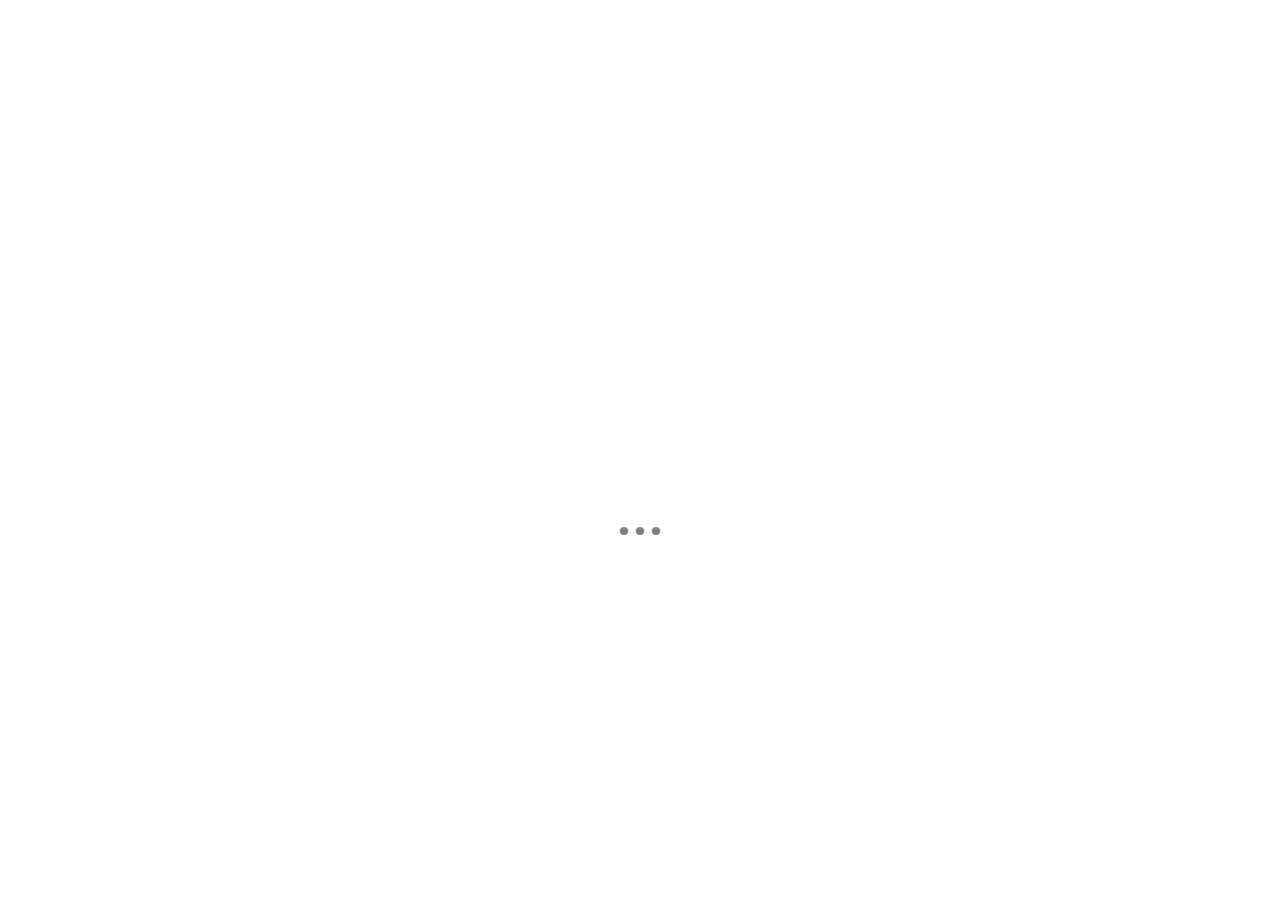
<file: student/submission.html>
<!DOCTYPE html>
<html lang="en">

<head>
    <meta charset="UTF-8">
    <meta name="viewport" content="width=device-width, initial-scale=1.0">
    <title>Submit Assignment - Assignment Evaluator</title>
    <link rel="stylesheet" href="../css/style.css">
</head>

<body>
    <!-- Page Loader -->
    <div id="page-loader">
        <div class="loader-letter">
            <svg viewBox="0 0 100 120" xmlns="http://www.w3.org/2000/svg">
                <path d="M 15,100 C 20,60 35,20 50,10 C 65,20 80,60 85,100 M 25,65 Q 50,55 75,65" />
            </svg>
        </div>
        <div class="loader-dots">
            <span></span><span></span><span></span>
        </div>
    </div>

    <div class="portal-wrapper">
        <!-- Sidebar -->
        <aside class="sidebar">
            <div class="sidebar-header">
                <div class="sidebar-logo">📚 AES Student</div>
            </div>
            <nav class="sidebar-nav">
                <a href="dashboard.html" class="nav-item">
                    <span class="nav-icon">📊</span>
                    <span>Dashboard</span>
                </a>
                <a href="assignments.html" class="nav-item active">
                    <span class="nav-icon">📝</span>
                    <span>Assignments</span>
                </a>
                <a href="results.html" class="nav-item">
                    <span class="nav-icon">🎯</span>
                    <span>Results</span>
                </a>
                <a href="profile.html" class="nav-item">
                    <span class="nav-icon">👤</span>
                    <span>Profile</span>
                </a>
            </nav>
        </aside>

        <!-- Main Content -->
        <div class="main-content">
            <!-- Top Navbar -->
            <nav class="navbar">
                <h2 class="navbar-title">Submit Assignment</h2>
                <div class="navbar-right">
                    <div class="user-info">
                        <span class="user-avatar" id="navAvatar"
                            style="width: 40px; height: 40px; border-radius: 50%; background: var(--primary-blue); color: white; display: inline-flex; align-items: center; justify-content: center; font-weight: 600;">--</span>
                        <span class="user-name" id="navUserName">Student</span>
                    </div>
                    <a href="../index.html" class="btn btn-sm btn-secondary">Logout</a>
                </div>
            </nav>

            <!-- Content Area -->
            <div class="content-area">
                <div id="submissionLoading" class="card">
                    <div class="card-body text-center" style="padding: 2rem;">Loading assignment...</div>
                </div>
                <div id="submissionError" style="display: none;" class="alert alert-danger"></div>
                <div id="submissionContent" style="display: none;">
                    <div class="page-header">
                        <h1 class="page-title" id="assignmentTitle">—</h1>
                        <p class="page-subtitle">Submit your assignment before the deadline</p>
                    </div>

                    <!-- Deadline Alert -->
                    <div class="alert alert-warning">
                        <span>⏰</span>
                        <div>
                            <strong>Deadline:</strong> <span id="deadlineText">—</span>
                            <br>
                            <small id="deadlineRemaining"></small>
                        </div>
                    </div>

                    <!-- Assignment Details -->
                    <div class="card mb-3">
                        <div class="card-header">
                            <h3 class="card-title">Assignment Details</h3>
                        </div>
                        <div class="card-body">
                            <p><strong>Subject:</strong> <span id="assignmentSubject">—</span></p>
                            <p class="mt-2" id="assignmentQuestionPaperWrap" style="display: none;">
                                <strong>Question Paper:</strong>
                                <a href="#" id="assignmentQuestionPaper" target="_blank"
                                    style="color: var(--primary-blue); text-decoration: underline;">Download PDF</a>
                            </p>
                            <p class="mt-2" id="assignmentDescriptionWrap" style="display: none;">
                                <strong>Description:</strong><br>
                                <span id="assignmentDescription"></span>
                            </p>
                        </div>
                    </div>

                    <!-- Submission Form -->
                    <div class="card">
                        <div class="card-header">
                            <h3 class="card-title">Submit Your Work</h3>
                        </div>
                        <div class="card-body">
                            <form id="submissionForm">
                                <div class="form-group">
                                    <label class="form-label">Comments (Optional)</label>
                                    <textarea class="form-textarea" id="comments"
                                        placeholder="Add any comments or notes about your submission..."
                                        rows="4"></textarea>
                                </div>

                                <div class="form-group">
                                    <label class="form-label">Upload File (Required) *</label>
                                    <div class="form-file" id="fileDropZone" style="cursor: pointer;">
                                        <div class="form-file-label" id="fileLabel">
                                            📎 Click to browse or drag and drop your file here
                                            <br>
                                            <small style="color: var(--text-light);">PDF, DOC, DOCX (Max 10MB)</small>
                                        </div>
                                        <input type="file" id="fileInput" accept=".pdf,.doc,.docx"
                                            style="display: none;">
                                    </div>
                                    <small id="fileError" style="color: var(--danger); display: none;">Please select a
                                        file to upload.</small>
                                </div>

                                <div class="alert alert-info">
                                    <span>ℹ️</span>
                                    <div><strong>Note:</strong> Your submission will be checked for AI-generated content
                                        and plagiarism. Make sure all work is original.</div>
                                </div>

                                <div class="flex gap-2 mt-3">
                                    <button type="submit" class="btn btn-success" id="submitBtn">✓ Submit
                                        Assignment</button>
                                    <a href="assignments.html" class="btn btn-secondary">Cancel</a>
                                </div>
                                <div id="submitAlert" style="display: none; margin-top: 1rem;" class="alert"></div>
                            </form>
                        </div>
                    </div>
                </div>
            </div>
        </div>
    </div>
</body>
<script>
    (function () {
        var API_URL = "http://localhost:5000";
        var n = sessionStorage.getItem("userName") || sessionStorage.getItem("userId") || "Student";
        document.getElementById("navUserName").textContent = n;
        document.getElementById("navAvatar").textContent = (n && n.charAt(0).toUpperCase()) || "?";
        var params = new URLSearchParams(window.location.search);
        var assignmentId = params.get("assignment_id");
        if (!assignmentId) {
            document.getElementById("submissionLoading").style.display = "none";
            document.getElementById("submissionError").style.display = "block";
            document.getElementById("submissionError").textContent = "No assignment selected. Go to Assignments to choose one.";
            hideLoader();
            setTimeout(function () { window.location.href = "assignments.html"; }, 2000);
            return;
        }
        function formatDeadline(str) {
            if (!str) return "—";
            try {
                var d = new Date(str);
                return isNaN(d.getTime()) ? str : d.toLocaleString("en-IN", { dateStyle: "long", timeStyle: "short" });
            } catch (_) { return str; }
        }
        function daysRemaining(str) {
            if (!str) return "";
            try {
                var d = new Date(str);
                if (isNaN(d.getTime())) return "";
                var now = new Date();
                var diff = Math.ceil((d - now) / (1000 * 60 * 60 * 24));
                if (diff < 0) return "Deadline passed.";
                if (diff === 0) return "Due today.";
                return "You have " + diff + " day(s) remaining.";
            } catch (_) { return ""; }
        }
        fetch(API_URL + "/assignment/" + assignmentId)
            .then(function (r) { return r.json(); })
            .then(function (data) {
                document.getElementById("submissionLoading").style.display = "none";
                if (!data.success || !data.assignment) {
                    document.getElementById("submissionError").style.display = "block";
                    document.getElementById("submissionError").textContent = data.message || "Assignment not found.";
                    hideLoader();
                    return;
                }
                var a = data.assignment;
                document.getElementById("assignmentTitle").textContent = a.title || "Assignment";
                document.getElementById("deadlineText").textContent = formatDeadline(a.deadline);
                document.getElementById("deadlineRemaining").textContent = daysRemaining(a.deadline);
                document.getElementById("assignmentSubject").textContent = a.subject || "—";
                if (a.file_url) {
                    var qp = document.getElementById("assignmentQuestionPaper");
                    qp.textContent = "📎 Download Question Paper";
                    qp.href = a.file_url;
                    qp.setAttribute("target", "_blank");
                    document.getElementById("assignmentQuestionPaperWrap").style.display = "block";
                }
                if (a.description) {
                    document.getElementById("assignmentDescription").textContent = a.description;
                    document.getElementById("assignmentDescriptionWrap").style.display = "block";
                }
                document.getElementById("submissionContent").style.display = "block";
                hideLoader();
            })
            .catch(function () {
                document.getElementById("submissionLoading").style.display = "none";
                document.getElementById("submissionError").style.display = "block";
                document.getElementById("submissionError").textContent = "Cannot connect to server.";
                hideLoader();
            });
        var fileInput = document.getElementById("fileInput");
        var fileLabel = document.getElementById("fileLabel");
        var fileDropZone = document.getElementById("fileDropZone");
        var fileErrorEl = document.getElementById("fileError");
        var submitAlertEl = document.getElementById("submitAlert");
        if (fileDropZone && fileInput) {
            fileDropZone.onclick = function () { fileInput.click(); };
            fileInput.onchange = function () {
                if (fileErrorEl) fileErrorEl.style.display = "none";
                if (fileInput.files.length && fileLabel) fileLabel.innerHTML = "📎 " + fileInput.files[0].name + " <br><small>Click to change</small>";
            };
        }
        var form = document.getElementById("submissionForm");
        if (form && fileInput) form.onsubmit = function (e) {
            e.preventDefault();
            document.getElementById("submitAlert").style.display = "none";
            document.getElementById("fileError").style.display = "none";
            if (!fileInput.files || fileInput.files.length === 0) {
                if (fileErrorEl) fileErrorEl.style.display = "block";
                if (submitAlertEl) { submitAlertEl.textContent = "Please select a file (PDF/DOC/DOCX) to upload."; submitAlertEl.className = "alert alert-danger"; submitAlertEl.style.display = "block"; }
                return;
            }
            var btn = document.getElementById("submitBtn");
            btn.disabled = true;
            btn.textContent = "Submitting...";

            var formData = new FormData();
            formData.append("assignment_id", assignmentId);
            formData.append("file", fileInput.files[0]);
            formData.append("comments", document.getElementById("comments").value);

            fetch(API_URL + "/student/" + encodeURIComponent(sessionStorage.getItem("userId")) + "/submissions", {
                method: "POST",
                body: formData
            })
                .then(function (r) { return r.json(); })
                .then(function (data) {
                    btn.disabled = false;
                    btn.textContent = "✓ Submit Assignment";
                    if (submitAlertEl) { submitAlertEl.style.display = "block"; if (data.success) { submitAlertEl.className = "alert alert-success"; submitAlertEl.textContent = "Submission recorded successfully."; setTimeout(function () { window.location.href = "assignments.html"; }, 1200); } else { submitAlertEl.className = "alert alert-danger"; submitAlertEl.textContent = data.message || "Failed to submit."; } }
                })
                .catch(function () {
                    btn.disabled = false;
                    btn.textContent = "✓ Submit Assignment";
                    if (submitAlertEl) { submitAlertEl.className = "alert alert-danger"; submitAlertEl.textContent = "Cannot connect to server."; submitAlertEl.style.display = "block"; }
                });
        };
    })();
</script>
<script>function hideLoader() { var l = document.getElementById('page-loader'); if (l) l.classList.add('hide'); }</script>

</html>
</file>
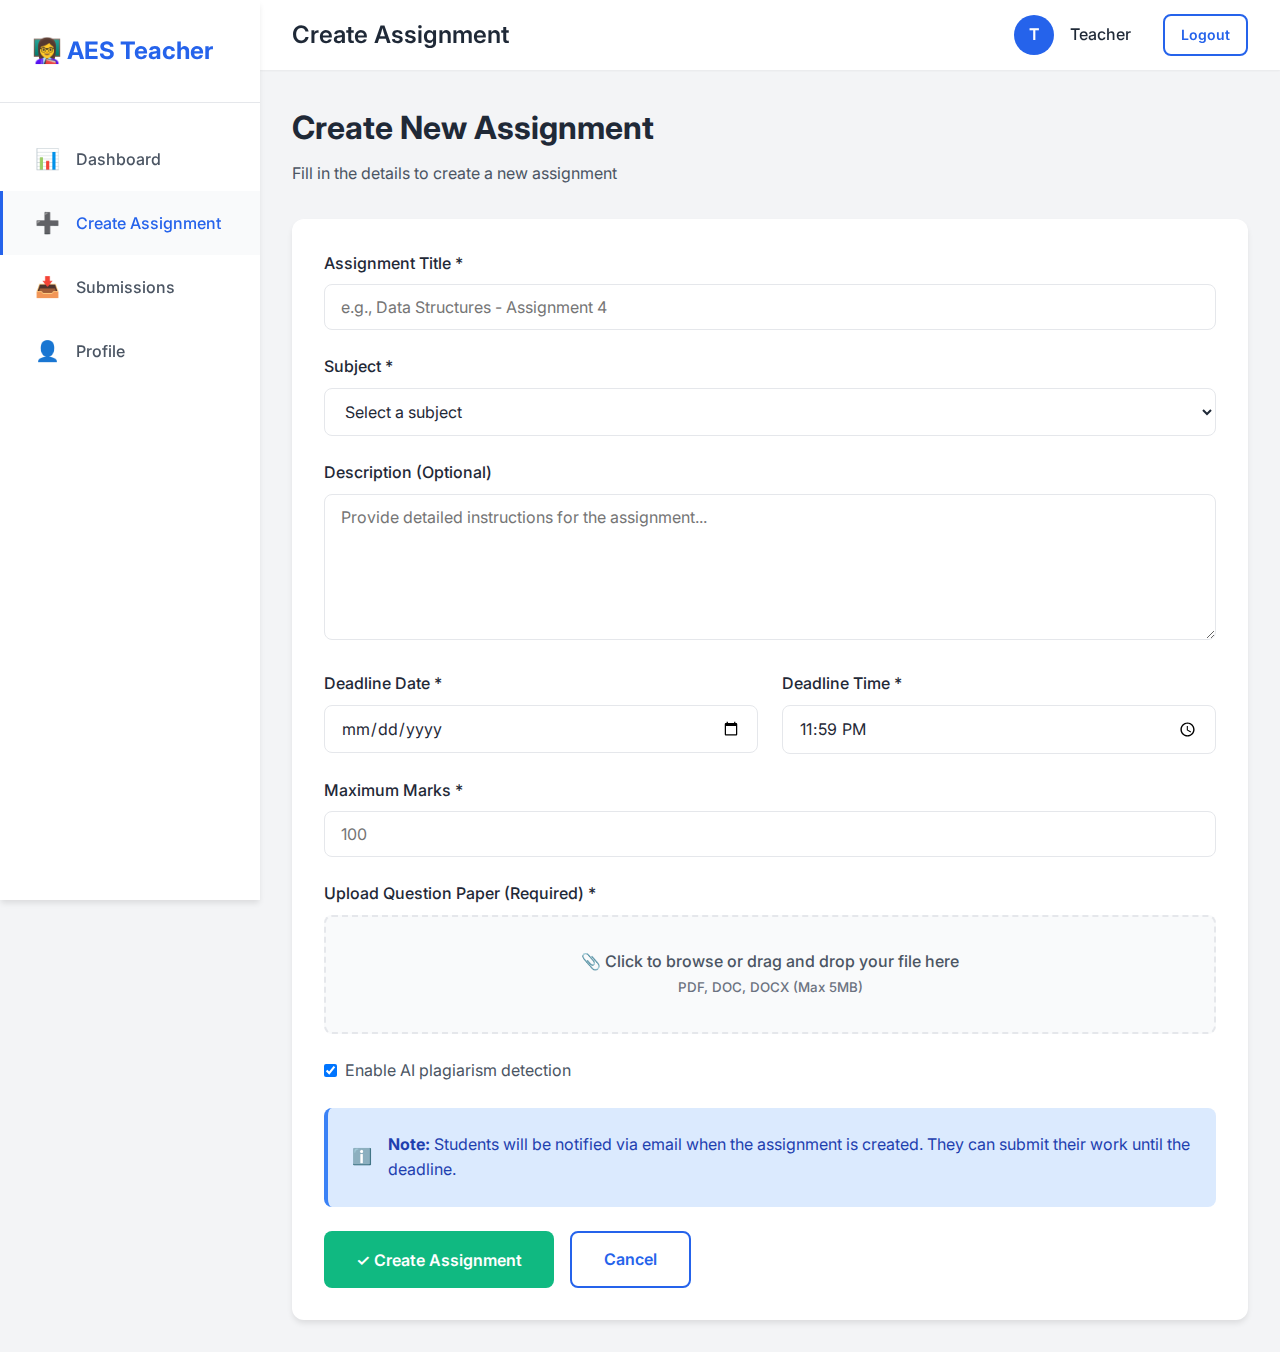
<file: teacher/create-assignment.html>
<!DOCTYPE html>
<html lang="en">

<head>
    <meta charset="UTF-8">
    <meta name="viewport" content="width=device-width, initial-scale=1.0">
    <title>Create Assignment - Assignment Evaluator</title>
    <link rel="stylesheet" href="../css/style.css">
</head>

<body>
    <!-- Page Loader -->
    <div id="page-loader">
        <div class="loader-letter">
            <svg viewBox="0 0 100 120" xmlns="http://www.w3.org/2000/svg">
                <path d="M 15,100 C 20,60 35,20 50,10 C 65,20 80,60 85,100 M 25,65 Q 50,55 75,65" />
            </svg>
        </div>
        <div class="loader-dots">
            <span></span><span></span><span></span>
        </div>
    </div>

    <div class="portal-wrapper">
        <!-- Sidebar -->
        <aside class="sidebar">
            <div class="sidebar-header">
                <div class="sidebar-logo">👩‍🏫 AES Teacher</div>
            </div>
            <nav class="sidebar-nav">
                <a href="dashboard.html" class="nav-item">
                    <span class="nav-icon">📊</span>
                    <span>Dashboard</span>
                </a>
                <a href="create-assignment.html" class="nav-item active">
                    <span class="nav-icon">➕</span>
                    <span>Create Assignment</span>
                </a>
                <a href="submissions.html" class="nav-item">
                    <span class="nav-icon">📥</span>
                    <span>Submissions</span>
                </a>
                <a href="profile.html" class="nav-item">
                    <span class="nav-icon">👤</span>
                    <span>Profile</span>
                </a>
            </nav>
        </aside>

        <!-- Main Content -->
        <div class="main-content">
            <!-- Top Navbar -->
            <nav class="navbar">
                <h2 class="navbar-title">Create Assignment</h2>
                <div class="navbar-right">
                    <div class="user-info">
                        <span class="user-avatar" id="navAvatar"
                            style="width: 40px; height: 40px; border-radius: 50%; background: var(--primary-blue); color: white; display: inline-flex; align-items: center; justify-content: center; font-weight: 600;">--</span>
                        <span class="user-name" id="navUserName">Teacher</span>
                    </div>
                    <a href="../index.html" class="btn btn-sm btn-secondary">Logout</a>
                </div>
            </nav>

            <!-- Content Area -->
            <div class="content-area">
                <div class="page-header">
                    <h1 class="page-title">Create New Assignment</h1>
                    <p class="page-subtitle">Fill in the details to create a new assignment</p>
                </div>

                <div class="card">
                    <div class="card-body">
                        <form>
                            <div class="form-group">
                                <label class="form-label" for="assignment-title">Assignment Title *</label>
                                <input type="text" id="assignment-title" class="form-input"
                                    placeholder="e.g., Data Structures - Assignment 4" required>
                            </div>

                            <div class="form-group">
                                <label class="form-label" for="subject">Subject *</label>
                                <select id="subject" class="form-select" required>
                                    <option value="">Select a subject</option>
                                    <option value="cs">Computer Science</option>
                                    <option value="it">Information Technology</option>
                                    <option value="ai">Artificial Intelligence</option>
                                    <option value="is">Information Security</option>
                                    <option value="ds">Data Science</option>
                                </select>
                            </div>

                            <div class="form-group">
                                <label class="form-label" for="description">Description (Optional)</label>
                                <textarea id="description" class="form-textarea"
                                    placeholder="Provide detailed instructions for the assignment..."
                                    rows="6"></textarea>
                            </div>

                            <div style="display: grid; grid-template-columns: 1fr 1fr; gap: var(--spacing-md);">
                                <div class="form-group">
                                    <label class="form-label" for="deadline-date">Deadline Date *</label>
                                    <input type="date" id="deadline-date" class="form-input" required>
                                </div>

                                <div class="form-group">
                                    <label class="form-label" for="deadline-time">Deadline Time *</label>
                                    <input type="time" id="deadline-time" class="form-input" value="23:59" required>
                                </div>
                            </div>

                            <div class="form-group">
                                <label class="form-label" for="max-marks">Maximum Marks *</label>
                                <input type="number" id="max-marks" class="form-input" placeholder="100" min="1"
                                    required>
                            </div>

                            <div class="form-group">
                                <label class="form-label">Upload Question Paper (Required) *</label>
                                <div class="form-file" id="fileDropZone" style="cursor: pointer;">
                                    <div class="form-file-label" id="fileLabel">
                                        📎 Click to browse or drag and drop your file here
                                        <br>
                                        <small style="color: var(--text-light);">PDF, DOC, DOCX (Max 5MB)</small>
                                    </div>
                                    <input type="file" id="fileInput" accept=".pdf,.doc,.docx" style="display: none;">
                                </div>
                                <small id="fileError" style="color: var(--danger); display: none;">Please select a
                                    file.</small>
                            </div>

                            <div class="form-group">
                                <label
                                    style="display: flex; align-items: center; gap: var(--spacing-xs); cursor: pointer;">
                                    <input type="checkbox" checked>
                                    <span>Enable AI plagiarism detection</span>
                                </label>
                            </div>

                            <div class="alert alert-info">
                                <span>ℹ️</span>
                                <div>
                                    <strong>Note:</strong> Students will be notified via email when the assignment is
                                    created.
                                    They can submit their work until the deadline.
                                </div>
                            </div>

                            <div class="flex gap-2 mt-3">
                                <button type="submit" class="btn btn-success" id="submitBtn">
                                    ✓ Create Assignment
                                </button>
                                <a href="dashboard.html" class="btn btn-secondary">Cancel</a>
                            </div>
                            <div id="createAlert" style="display: none; margin-top: 1rem;" class="alert"></div>
                        </form>
                    </div>
                </div>
            </div>
        </div>
    </div>
    <script>
        (function () {
            var API_URL = "http://localhost:5000";
            var teacherId = sessionStorage.getItem("userId");
            var name = sessionStorage.getItem("userName") || teacherId || "Teacher";
            document.getElementById("navUserName").textContent = name;
            document.getElementById("navAvatar").textContent = (name && name.charAt(0).toUpperCase()) || "?";
            var fileInput = document.getElementById("fileInput");
            var fileLabel = document.getElementById("fileLabel");
            var fileDropZone = document.getElementById("fileDropZone");
            fileDropZone.onclick = function () { fileInput.click(); };
            fileInput.onchange = function () {
                document.getElementById("fileError").style.display = "none";
                if (fileInput.files.length) fileLabel.innerHTML = "📎 " + fileInput.files[0].name + " <br><small>Click to change</small>";
            };
            document.querySelector("form").onsubmit = function (e) {
                e.preventDefault();
                document.getElementById("createAlert").style.display = "none";
                var title = document.getElementById("assignment-title").value.trim();
                var subject = document.getElementById("subject").value;
                var subjectText = document.getElementById("subject").options[document.getElementById("subject").selectedIndex].text;
                var description = document.getElementById("description").value.trim();
                var date = document.getElementById("deadline-date").value;
                var time = document.getElementById("deadline-time").value || "23:59";
                var maxMarks = document.getElementById("max-marks").value.trim();
                if (!title) { showAlert("Please enter assignment title.", "error"); return; }
                if (!subject) { showAlert("Please select a subject.", "error"); return; }
                if (!date) { showAlert("Please select deadline date.", "error"); return; }
                if (!maxMarks || isNaN(parseInt(maxMarks, 10)) || parseInt(maxMarks, 10) < 1) { showAlert("Please enter valid maximum marks.", "error"); return; }
                if (!fileInput.files || fileInput.files.length === 0) { document.getElementById("fileError").style.display = "block"; showAlert("Please upload a question paper (PDF/DOC/DOCX).", "error"); return; }
                var deadline = date + " " + time + ":00";

                var formData = new FormData();
                formData.append("title", title);
                formData.append("subject", subjectText);
                formData.append("description", description || "");
                formData.append("deadline", deadline);
                formData.append("max_marks", parseInt(maxMarks, 10));
                formData.append("file", fileInput.files[0]);

                var btn = document.getElementById("submitBtn");
                btn.disabled = true;
                btn.textContent = "Creating...";

                fetch(API_URL + "/teacher/" + encodeURIComponent(teacherId) + "/assignments", {
                    method: "POST",
                    body: formData
                })
                    .then(function (r) { return r.json(); })
                    .then(function (data) {
                        btn.disabled = false;
                        btn.textContent = "✓ Create Assignment";
                        if (data.success) { showAlert("Assignment created successfully.", "success"); setTimeout(function () { window.location.href = "dashboard.html"; }, 1200); }
                        else showAlert(data.message || "Failed to create assignment.", "error");
                    })
                    .catch(function () {
                        btn.disabled = false;
                        btn.textContent = "✓ Create Assignment";
                        showAlert("Cannot connect to server.", "error");
                    });
            };
            function showAlert(msg, type) {
                var el = document.getElementById("createAlert");
                el.textContent = msg;
                el.className = "alert " + (type === "success" ? "alert-success" : "alert-danger");
                el.style.display = "block";
            }
        })();
    </script>
    <script>function hideLoader() { var l = document.getElementById('page-loader'); if (l) l.classList.add('hide'); } window.addEventListener('load', function () { hideLoader(); });</script>
</body>

</html>
</file>
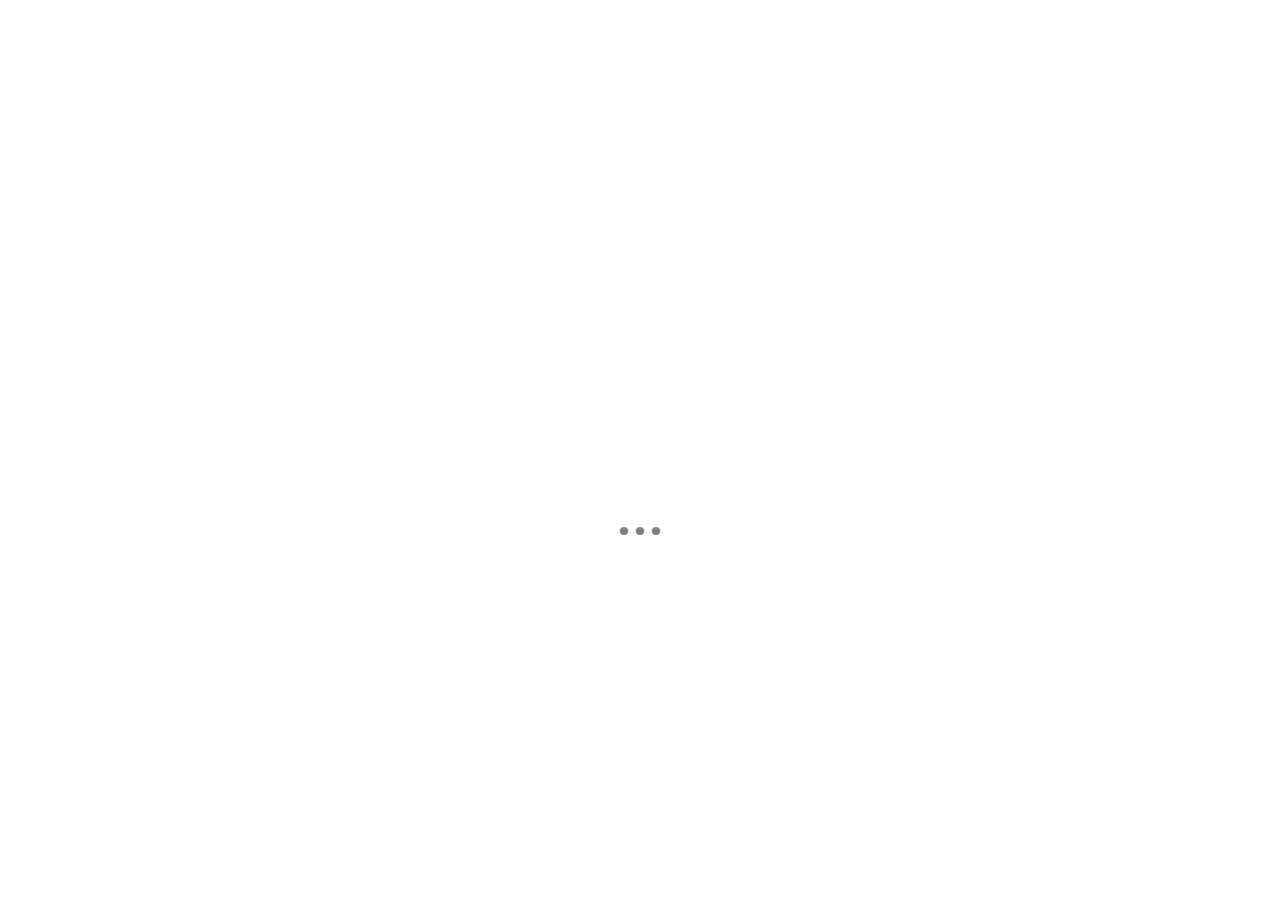
<file: teacher/dashboard.html>
<!DOCTYPE html>
<html lang="en">

<head>
    <meta charset="UTF-8">
    <meta name="viewport" content="width=device-width, initial-scale=1.0">
    <title>Teacher Dashboard - Assignment Evaluator</title>
    <link rel="stylesheet" href="../css/style.css">
</head>

<body>
    <!-- Page Loader -->
    <div id="page-loader">
        <div class="loader-letter">
            <svg viewBox="0 0 100 120" xmlns="http://www.w3.org/2000/svg">
                <path d="M 15,100 C 20,60 35,20 50,10 C 65,20 80,60 85,100 M 25,65 Q 50,55 75,65" />
            </svg>
        </div>
        <div class="loader-dots">
            <span></span><span></span><span></span>
        </div>
    </div>

    <div class="portal-wrapper">
        <!-- Sidebar -->
        <aside class="sidebar">
            <div class="sidebar-header">
                <div class="sidebar-logo">👩‍🏫 AES Teacher</div>
            </div>
            <nav class="sidebar-nav">
                <a href="dashboard.html" class="nav-item active">
                    <span class="nav-icon">📊</span>
                    <span>Dashboard</span>
                </a>
                <a href="create-assignment.html" class="nav-item">
                    <span class="nav-icon">➕</span>
                    <span>Create Assignment</span>
                </a>
                <a href="submissions.html" class="nav-item">
                    <span class="nav-icon">📥</span>
                    <span>Submissions</span>
                </a>
                <a href="profile.html" class="nav-item">
                    <span class="nav-icon">👤</span>
                    <span>Profile</span>
                </a>
            </nav>
        </aside>

        <!-- Main Content -->
        <div class="main-content">
            <!-- Top Navbar -->
            <nav class="navbar">
                <h2 class="navbar-title">Dashboard</h2>
                <div class="navbar-right">
                    <div class="user-info">
                        <span class="user-avatar" id="navAvatar"
                            style="width: 40px; height: 40px; border-radius: 50%; background: var(--primary-blue); color: white; display: inline-flex; align-items: center; justify-content: center; font-weight: 600;">--</span>
                        <span class="user-name" id="navUserName">Loading...</span>
                        <span class="user-id" id="navTeacherId"
                            style="font-size: 0.85rem; color: var(--text-medium); margin-left: 4px;"></span>
                    </div>
                    <a href="../index.html" class="btn btn-sm btn-secondary">Logout</a>
                </div>
            </nav>

            <!-- Content Area -->
            <div class="content-area">
                <div class="page-header">
                    <h1 class="page-title" id="welcomeTitle">Welcome back! 👋</h1>
                    <p class="page-subtitle">Here's your teaching overview</p>
                </div>

                <div id="dashboardLoading" class="loading-container">
                    <div style="width: 80%; max-width: 600px;">
                        <div class="skeleton-box shimmer" style="height: 40px; width: 60%; margin-bottom: 2rem;"></div>
                        <div class="stats-grid" style="grid-template-columns: repeat(4, 1fr); margin-bottom: 2rem;">
                            <div class="skeleton-box shimmer" style="height: 100px;"></div>
                            <div class="skeleton-box shimmer" style="height: 100px;"></div>
                            <div class="skeleton-box shimmer" style="height: 100px;"></div>
                            <div class="skeleton-box shimmer" style="height: 100px;"></div>
                        </div>
                        <div class="skeleton-box shimmer" style="height: 200px;"></div>
                    </div>
                </div>
                <div id="dashboardError" style="display: none;" class="alert alert-danger"></div>

                <!-- Stats Grid: hidden until loaded -->
                <div id="statsGrid" class="stats-grid" style="display: none;">
                    <div class="stat-card">
                        <div class="stat-label">Total Assignments</div>
                        <div class="stat-value" id="statTotal">0</div>
                        <div class="stat-change">Active this semester</div>
                    </div>
                    <div class="stat-card success">
                        <div class="stat-label">Submissions Received</div>
                        <div class="stat-value" id="statSubmissions">0</div>
                        <div class="stat-change">All time</div>
                    </div>
                    <div class="stat-card warning">
                        <div class="stat-label">Pending Evaluation</div>
                        <div class="stat-value" id="statPending">0</div>
                        <div class="stat-change">Needs attention</div>
                    </div>
                    <div class="stat-card">
                        <div class="stat-label">Evaluated</div>
                        <div class="stat-value" id="statEvaluated">0</div>
                        <div class="stat-change">Graded</div>
                    </div>
                </div>

                <!-- Recent Submissions: hidden until loaded -->
                <div id="submissionsCard" class="card" style="display: none;">
                    <div class="card-header flex-between">
                        <h3 class="card-title">Recent Submissions</h3>
                        <a href="submissions.html" class="btn btn-sm btn-primary">View All</a>
                    </div>
                    <div class="table-container">
                        <table class="table">
                            <thead>
                                <tr>
                                    <th>Student</th>
                                    <th>Assignment</th>
                                    <th>Submitted</th>
                                    <th>Status</th>
                                    <th>Action</th>
                                </tr>
                            </thead>
                            <tbody id="submissionsTableBody">
                            </tbody>
                        </table>
                    </div>
                </div>

                <!-- My Assignments: hidden until loaded -->
                <div id="assignmentsCard" class="card mt-4" style="display: none;">
                    <div class="card-header flex-between">
                        <h3 class="card-title">My Assignments</h3>
                        <a href="create-assignment.html" class="btn btn-sm btn-primary">Create New</a>
                    </div>
                    <div class="table-container">
                        <table class="table">
                            <thead>
                                <tr>
                                    <th>Assignment Title</th>
                                    <th>Subject</th>
                                    <th>Deadline</th>
                                    <th>Max Marks</th>
                                    <th>Management</th>
                                </tr>
                            </thead>
                            <tbody id="assignmentsTableBody">
                            </tbody>
                        </table>
                    </div>
                </div>

                <!-- Quick Actions -->
                <div class="card mt-4">
                    <div class="card-header">
                        <h3 class="card-title">Quick Actions</h3>
                    </div>
                    <div class="card-body">
                        <div class="flex gap-2">
                            <a href="create-assignment.html" class="btn btn-primary">
                                ➕ Create New Assignment
                            </a>
                            <a href="submissions.html" class="btn btn-secondary">
                                📥 View All Submissions
                            </a>
                        </div>
                    </div>
                </div>
            </div>
        </div>
    </div>

    <!-- Edit Assignment Modal -->
    <div id="editModal" class="modal-overlay">
        <div class="modal-container">
            <div class="modal-header">
                <h3 class="modal-title">Edit Assignment</h3>
                <button class="modal-close" onclick="closeEditModal()">&times;</button>
            </div>
            <div class="modal-body">
                <form id="editForm">
                    <input type="hidden" id="editId">
                    <div class="form-group">
                        <label class="form-label">Title *</label>
                        <input type="text" id="editTitle" class="form-input" required>
                    </div>
                    <div class="form-group">
                        <label class="form-label">Subject *</label>
                        <select id="editSubject" class="form-select" required>
                            <option value="cs">Computer Science</option>
                            <option value="it">Information Technology</option>
                            <option value="ai">Artificial Intelligence</option>
                            <option value="is">Information Security</option>
                            <option value="ds">Data Science</option>
                        </select>
                    </div>
                    <div class="form-group">
                        <label class="form-label">Description</label>
                        <textarea id="editDescription" class="form-textarea" rows="4"></textarea>
                    </div>
                    <div style="display: grid; grid-template-columns: 1fr 1fr; gap: 1rem;">
                        <div class="form-group">
                            <label class="form-label">Deadline Date *</label>
                            <input type="date" id="editDate" class="form-input" required>
                        </div>
                        <div class="form-group">
                            <label class="form-label">Deadline Time *</label>
                            <input type="time" id="editTime" class="form-input" required>
                        </div>
                    </div>
                    <div class="form-group">
                        <label class="form-label">Max Marks *</label>
                        <input type="number" id="editMaxMarks" class="form-input" required min="0">
                    </div>
                    <div class="form-group">
                        <label class="form-label">Replace Question Paper (Optional)</label>
                        <input type="file" id="editFile" class="form-input" accept=".pdf,.doc,.docx">
                    </div>
                </form>
            </div>
            <div class="modal-footer">
                <button class="btn btn-secondary" onclick="closeEditModal()">Cancel</button>
                <button class="btn btn-primary" id="saveEditBtn">Save Changes</button>
            </div>
        </div>
    </div>

    <script>
        const API_URL = "http://localhost:5000";
        const teacherId = sessionStorage.getItem("userId");
        const storedName = sessionStorage.getItem("userName");

        function setNavUser(name, id) {
            const n = name || storedName || id || "Teacher";
            document.getElementById("navUserName").textContent = n;
            document.getElementById("navTeacherId").textContent = id ? `(${id})` : "";
            const avatar = document.getElementById("navAvatar");
            avatar.textContent = n.charAt(0).toUpperCase() + (n.split(" ")[1]?.charAt(0) || "").toUpperCase() || "?";
            if (avatar.textContent.length === 1) avatar.textContent = n.charAt(0).toUpperCase();
        }

        function setWelcome(name) {
            document.getElementById("welcomeTitle").textContent = "Welcome back, " + (name || "Teacher") + "! 👋";
        }

        function timeAgo(str) {
            if (!str) return "—";
            try {
                const d = new Date(str);
                const sec = Math.floor((Date.now() - d.getTime()) / 1000);
                if (sec < 60) return "Just now";
                if (sec < 3600) return Math.floor(sec / 60) + " min ago";
                if (sec < 86400) return Math.floor(sec / 3600) + " hours ago";
                if (sec < 604800) return Math.floor(sec / 86400) + " days ago";
                return d.toLocaleDateString();
            } catch (_) { return str; }
        }

        function statusBadge(status) {
            if (!status) return '<span class="badge badge-warning">Pending</span>';
            if (status.toString().toLowerCase().includes("evaluated")) return '<span class="badge badge-info">Evaluated</span>';
            return '<span class="badge badge-warning">Pending</span>';
        }

        async function loadDashboard() {
            const loadingEl = document.getElementById("dashboardLoading");
            const errorEl = document.getElementById("dashboardError");
            const statsEl = document.getElementById("statsGrid");
            const cardEl = document.getElementById("submissionsCard");

            if (!teacherId) {
                errorEl.style.display = "block";
                errorEl.textContent = "Not logged in. Redirecting to login...";
                loadingEl.style.display = "none";
                showZerosAndEmptyTable();
                setTimeout(() => { window.location.href = "../login.html"; }, 1500);
                return;
            }

            setNavUser(storedName, teacherId);
            setWelcome(storedName);

            function showZerosAndEmptyTable() {
                document.getElementById("statTotal").textContent = 0;
                document.getElementById("statSubmissions").textContent = 0;
                document.getElementById("statPending").textContent = 0;
                document.getElementById("statEvaluated").textContent = 0;
                var tbody = document.getElementById("submissionsTableBody");
                tbody.innerHTML = "<tr><td colspan=\"5\" class=\"text-center\">No submissions yet.</td></tr>";
            }

            try {
                const [infoRes, dashRes] = await Promise.all([
                    fetch(`${API_URL}/teacher/${encodeURIComponent(teacherId)}/info`),
                    fetch(`${API_URL}/teacher/${encodeURIComponent(teacherId)}/dashboard`),
                ]);

                const info = await infoRes.json();
                const dash = await dashRes.json();

                if (info.success && info.name) {
                    setNavUser(info.name, info.teacher_id);
                    setWelcome(info.name);
                }

                document.getElementById("statTotal").textContent = (dash.success && dash.total_assignments != null) ? dash.total_assignments : 0;
                document.getElementById("statSubmissions").textContent = (dash.success && dash.submissions_received != null) ? dash.submissions_received : 0;
                document.getElementById("statPending").textContent = (dash.success && dash.pending_evaluation != null) ? dash.pending_evaluation : 0;
                document.getElementById("statEvaluated").textContent = (dash.success && dash.evaluated_count != null) ? dash.evaluated_count : 0;

                const tbody = document.getElementById("submissionsTableBody");
                tbody.innerHTML = "";
                const list = (dash.success && dash.recent_submissions) ? dash.recent_submissions : [];
                list.forEach(function (s) {
                    const isEval = s.status && s.status.toString().toLowerCase().includes("evaluated");
                    const action = isEval
                        ? '<button class="btn btn-sm btn-secondary">View</button>'
                        : '<a href="evaluate.html?submission_id=' + (s.submission_id || "") + '&assignment_id=' + (s.assignment_id || "") + '" class="btn btn-sm btn-primary">Evaluate</a>';
                    const row = "<tr><td>" + (s.student_name || s.student_id) + " (" + (s.student_id || "") + ")</td><td>" + (s.assignment_title || "—") + "</td><td>" + timeAgo(s.submitted_at) + "</td><td>" + statusBadge(s.status) + "</td><td>" + action + "</td></tr>";
                    tbody.insertAdjacentHTML("beforeend", row);
                });
                if (list.length === 0) tbody.innerHTML = "<tr><td colspan=\"5\" class=\"text-center\">No submissions yet.</td></tr>";

                // Populate Assignments
                const abody = document.getElementById("assignmentsTableBody");
                abody.innerHTML = "";
                const alist = (dash.success && dash.assignments) ? dash.assignments : [];
                window._allAssignments = alist; // Store globally for editing
                alist.forEach(function (a) {
                    const row = `
                        <tr>
                            <td>${a.title}</td>
                            <td>${(a.subject || '').toUpperCase()}</td>
                            <td>${formatDate(a.deadline)}</td>
                            <td>${a.max_marks}</td>
                            <td>
                                <div class="action-dropdown">
                                    <button class="action-btn" onclick="toggleDropdown('${a.assignment_id}')">⋮</button>
                                    <div id="dropdown-${a.assignment_id}" class="dropdown-menu">
                                        <button class="dropdown-item" onclick="prepareEdit('${a.assignment_id}')">✏️ Edit</button>
                                        <button class="dropdown-item danger" onclick="confirmDelete('${a.assignment_id}')">🗑️ Delete</button>
                                    </div>
                                </div>
                            </td>
                        </tr>`;
                    abody.insertAdjacentHTML("beforeend", row);
                });
                if (alist.length === 0) abody.innerHTML = "<tr><td colspan=\"5\" class=\"text-center\">No assignments created yet.</td></tr>";

                if (!dashRes.ok || !dash.success) {
                    errorEl.style.display = "block";
                    errorEl.textContent = dash.message || "Failed to load dashboard.";
                } else {
                    statsEl.style.display = "grid";
                    cardEl.style.display = "block";
                    document.getElementById("assignmentsCard").style.display = "block";
                }
                loadingEl.style.display = "none";
                hideLoader();
            } catch (err) {
                showZerosAndEmptyTable();
                errorEl.style.display = "block";
                errorEl.textContent = "Cannot connect to server. Make sure the backend is running on port 5000.";
                loadingEl.style.display = "none";
                hideLoader();
            }
        }

        function formatDate(str) {
            if (!str) return "—";
            try {
                var d = new Date(str);
                return isNaN(d.getTime()) ? str : d.toLocaleDateString("en-IN", { day: "numeric", month: "short", year: "numeric" });
            } catch (_) { return str; }
        }

        function toggleDropdown(id) {
            event.stopPropagation();
            const el = document.getElementById(`dropdown-${id}`);
            const isShow = el.classList.contains('show');
            document.querySelectorAll('.dropdown-menu').forEach(m => m.classList.remove('show'));
            if (!isShow) el.classList.add('show');
        }

        window.onclick = function (event) {
            document.querySelectorAll('.dropdown-menu').forEach(m => m.classList.remove('show'));
        }

        function prepareEdit(id) {
            const a = window._allAssignments.find(item => item.assignment_id == id);
            if (!a) return;
            document.getElementById('editId').value = a.assignment_id;
            document.getElementById('editTitle').value = a.title;
            document.getElementById('editSubject').value = (a.subject || "").toLowerCase();
            document.getElementById('editDescription').value = a.description || "";
            document.getElementById('editMaxMarks').value = a.max_marks || 100;

            if (a.deadline) {
                const d = new Date(a.deadline);
                document.getElementById('editDate').value = d.toISOString().split('T')[0];
                document.getElementById('editTime').value = d.toTimeString().split(' ')[0].substring(0, 5);
            }
            document.getElementById('editModal').classList.add('show');
        }

        function closeEditModal() {
            document.getElementById('editModal').classList.remove('show');
        }

        document.getElementById('saveEditBtn').onclick = async function () {
            const id = document.getElementById('editId').value;
            const btn = this;
            btn.disabled = true;
            btn.textContent = "Saving...";

            const formData = new FormData();
            formData.append("title", document.getElementById("editTitle").value);
            formData.append("subject", document.getElementById("editSubject").value);
            formData.append("description", document.getElementById("editDescription").value);
            formData.append("max_marks", document.getElementById("editMaxMarks").value);
            formData.append("deadline", document.getElementById("editDate").value + " " + document.getElementById("editTime").value);

            const fileInput = document.getElementById("editFile");
            if (fileInput.files.length > 0) {
                formData.append("file", fileInput.files[0]);
            }

            try {
                const res = await fetch(`${API_URL}/teacher/${teacherId}/assignment/${id}`, {
                    method: 'PUT',
                    body: formData
                });
                const data = await res.json();
                if (data.success) {
                    alert("Assignment updated successfully!");
                    closeEditModal();
                    loadDashboard();
                } else {
                    alert("Update failed: " + data.message);
                }
            } catch (err) {
                alert("Error connecting to server.");
            } finally {
                btn.disabled = false;
                btn.textContent = "Save Changes";
            }
        };

        async function confirmDelete(id) {
            if (!confirm("Are you sure you want to delete this assignment? All associated submissions will also be deleted.")) return;

            try {
                const res = await fetch(`${API_URL}/teacher/${teacherId}/assignment/${id}`, {
                    method: 'DELETE'
                });
                const data = await res.json();
                if (data.success) {
                    alert("Assignment deleted successfully.");
                    loadDashboard();
                } else {
                    alert("Deletion failed: " + data.message);
                }
            } catch (err) {
                alert("Error connecting to server.");
            }
        }

        document.addEventListener("DOMContentLoaded", loadDashboard);
    </script>
    <script>function hideLoader() { var l = document.getElementById('page-loader'); if (l) l.classList.add('hide'); }</script>
</body>

</html>
</file>
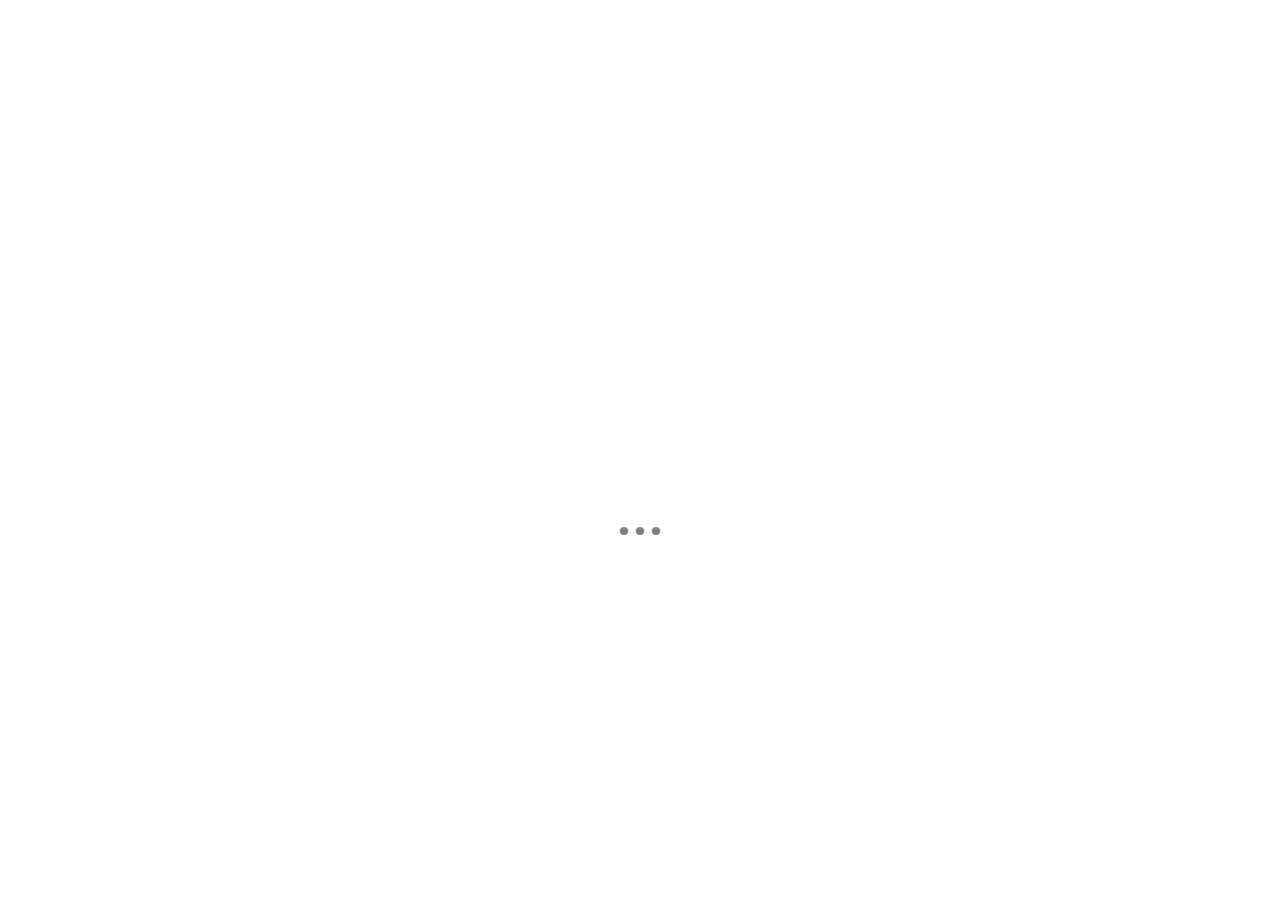
<file: teacher/evaluate.html>
<!DOCTYPE html>
<html lang="en">

<head>
    <meta charset="UTF-8">
    <meta name="viewport" content="width=device-width, initial-scale=1.0">
    <title>Evaluate Assignment - Assignment Evaluator</title>
    <link rel="stylesheet" href="../css/style.css">
</head>

<body>
    <!-- Page Loader -->
    <div id="page-loader">
        <div class="loader-letter">
            <svg viewBox="0 0 100 120" xmlns="http://www.w3.org/2000/svg">
                <path d="M 15,100 C 20,60 35,20 50,10 C 65,20 80,60 85,100 M 25,65 Q 50,55 75,65" />
            </svg>
        </div>
        <div class="loader-dots">
            <span></span><span></span><span></span>
        </div>
    </div>

    <div class="portal-wrapper">
        <!-- Sidebar -->
        <aside class="sidebar">
            <div class="sidebar-header">
                <div class="sidebar-logo">👩‍🏫 AES Teacher</div>
            </div>
            <nav class="sidebar-nav">
                <a href="dashboard.html" class="nav-item">
                    <span class="nav-icon">📊</span>
                    <span>Dashboard</span>
                </a>
                <a href="create-assignment.html" class="nav-item">
                    <span class="nav-icon">➕</span>
                    <span>Create Assignment</span>
                </a>
                <a href="submissions.html" class="nav-item active">
                    <span class="nav-icon">📥</span>
                    <span>Submissions</span>
                </a>
                <a href="profile.html" class="nav-item">
                    <span class="nav-icon">👤</span>
                    <span>Profile</span>
                </a>
            </nav>
        </aside>

        <!-- Main Content -->
        <div class="main-content">
            <!-- Top Navbar -->
            <nav class="navbar">
                <h2 class="navbar-title">Evaluate Submission</h2>
                <div class="navbar-right">
                    <div class="user-info">
                        <span class="user-avatar" id="navAvatar"
                            style="width: 40px; height: 40px; border-radius: 50%; background: var(--primary-blue); color: white; display: inline-flex; align-items: center; justify-content: center; font-weight: 600;">--</span>
                        <span class="user-name" id="navUserName">Teacher</span>
                    </div>
                    <a href="../index.html" class="btn btn-sm btn-secondary">Logout</a>
                </div>
            </nav>

            <!-- Content Area -->
            <div class="content-area">
                <div id="evaluateLoading" class="card">
                    <div class="card-body text-center" style="padding: 2rem;">Loading submission...</div>
                </div>
                <div id="evaluateError" style="display: none;" class="alert alert-danger"></div>
                <div id="evaluateContent" style="display: none;">
                    <div class="page-header">
                        <h1 class="page-title" id="evalPageTitle">Evaluate: —</h1>
                        <p class="page-subtitle" id="evalStudentSubtitle">Student: —</p>
                    </div>

                    <!-- Submission Info -->
                    <div class="card mb-3">
                        <div class="card-body">
                            <div
                                style="display: grid; grid-template-columns: repeat(auto-fit, minmax(200px, 1fr)); gap: var(--spacing-md);">
                                <div>
                                    <strong style="color: var(--text-medium);">Submitted:</strong>
                                    <p id="evalSubmitted">—</p>
                                </div>
                                <div>
                                    <strong style="color: var(--text-medium);">Deadline:</strong>
                                    <p id="evalDeadline">—</p>
                                </div>
                                <div>
                                    <strong style="color: var(--text-medium);">Status:</strong>
                                    <p id="evalStatus"><span class="badge badge-success">On Time</span></p>
                                </div>
                            </div>
                        </div>
                    </div>

                    <!-- Evaluation Grid -->
                    <div class="evaluation-grid">
                        <!-- Left Column - Student Answer -->
                        <div class="card">
                            <div class="card-header">
                                <h3 class="card-title">Student's Submission</h3>
                            </div>
                            <div class="card-body">
                                <div id="evalSubmissionContent" class="answer-box">
                                    <p id="submissionFileLinkWrap" style="display: none;">
                                        <strong>Submitted File:</strong>
                                        <a href="#" id="submissionFileLink" target="_blank"
                                            style="color: var(--primary-blue); text-decoration: underline;">Download
                                            File</a>
                                    </p>
                                    <div id="submissionTextContent" style="margin-top: 1rem; color: var(--text-light);">
                                        (Click the link above to view/download the student's submission)
                                    </div>
                                </div>
                            </div>
                        </div>

                        <!-- Right Column - Evaluation Form -->
                        <div class="card">
                            <div class="card-header">
                                <h3 class="card-title">Evaluation</h3>
                            </div>
                            <div class="card-body">
                                <!-- AI Detection -->
                                <div class="alert alert-success mb-3">
                                    <span>🤖</span>
                                    <div>
                                        <strong>AI Detection Result:</strong> Clean (2% probability)
                                        <br>
                                        <small>This submission appears to be original work</small>
                                    </div>
                                </div>

                                <!-- Marks -->
                                <div class="form-group">
                                    <label class="form-label">Marks Obtained (out of <span
                                            id="maxMarksLabel">100</span>)</label>
                                    <input type="number" id="evalMarks" class="form-input" placeholder="Enter marks"
                                        min="0" max="100">
                                </div>

                                <!-- Auto-suggested Marks -->
                                <div class="card mb-3" style="background: var(--bg-lighter); box-shadow: none;">
                                    <div class="card-body">
                                        <p style="margin-bottom: var(--spacing-xs);"><strong>AI Suggested
                                                Marks:</strong>
                                        </p>
                                        <div id="aiSuggestedMarks"
                                            style="font-size: 1.5rem; color: var(--primary-blue); font-weight: 700;">
                                            —/—
                                        </div>
                                        <small style="color: var(--text-medium);">
                                            Based on: Code quality, documentation, test coverage, and complexity
                                            analysis
                                        </small>
                                    </div>
                                </div>

                                <!-- Feedback -->
                                <div class="form-group">
                                    <label class="form-label">Feedback for Student</label>
                                    <textarea id="evalFeedback" class="form-textarea"
                                        placeholder="Provide detailed feedback..." rows="8"></textarea>
                                </div>

                                <!-- Action Buttons -->
                                <div class="flex gap-2">
                                    <button type="button" id="submitEvalBtn" class="btn btn-success">
                                        ✓ Submit Evaluation
                                    </button>
                                    <a href="submissions.html" class="btn btn-secondary">
                                        Cancel
                                    </a>
                                </div>
                                <div id="evalAlert" style="display: none; margin-top: 1rem;" class="alert"></div>
                            </div>
                        </div>
                    </div>
                </div>
            </div>
        </div>
    </div>
</body>
<script>
    (function () {
        var API_URL = "http://localhost:5000";
        var n = sessionStorage.getItem("userName") || sessionStorage.getItem("userId") || "Teacher";
        document.getElementById("navUserName").textContent = n;
        document.getElementById("navAvatar").textContent = (n && n.charAt(0).toUpperCase()) || "?";
        var params = new URLSearchParams(window.location.search);
        var submissionId = params.get("submission_id");

        if (!submissionId) {
            document.getElementById("evaluateLoading").style.display = "none";
            document.getElementById("evaluateError").style.display = "block";
            document.getElementById("evaluateError").textContent = "No submission selected. Go to Submissions to choose one.";
            setTimeout(function () { window.location.href = "submissions.html"; }, 2000);
            return;
        }

        function formatDate(str) {
            if (!str) return "—";
            try { var d = new Date(str); return isNaN(d.getTime()) ? str : d.toLocaleString("en-IN", { dateStyle: "medium", timeStyle: "short" }); } catch (_) { return str; }
        }

        // Load submission data
        fetch(API_URL + "/submission/" + submissionId)
            .then(function (r) { return r.json(); })
            .then(function (data) {
                document.getElementById("evaluateLoading").style.display = "none";
                if (!data.success || !data.submission) {
                    document.getElementById("evaluateError").style.display = "block";
                    document.getElementById("evaluateError").textContent = data.message || "Submission not found.";
                    return;
                }
                var s = data.submission;
                document.getElementById("evalPageTitle").textContent = "Evaluate: " + (s.assignment_title || "Assignment");
                document.getElementById("evalStudentSubtitle").textContent = "Student: " + (s.student_name || s.student_id) + " (" + (s.student_id || "") + ")";
                document.getElementById("evalSubmitted").textContent = formatDate(s.submitted_at);
                document.getElementById("evalDeadline").textContent = formatDate(s.deadline);

                if (s.file_url) {
                    var link = document.getElementById("submissionFileLink");
                    link.textContent = "📎 View/Download Submission";
                    link.href = s.file_url;
                    link.setAttribute("target", "_blank");
                    document.getElementById("submissionFileLinkWrap").style.display = "block";
                }

                if (s.max_marks) {
                    document.getElementById("maxMarksLabel").textContent = s.max_marks;
                    document.getElementById("evalMarks").max = s.max_marks;
                    // Proportional AI suggested marks for demo (e.g. 92% of max)
                    var suggested = Math.round(s.max_marks * 0.92);
                    document.getElementById("aiSuggestedMarks").textContent = suggested + "/" + s.max_marks;
                }

                document.getElementById("evaluateContent").style.display = "block";
                hideLoader();
            })
            .catch(function () {
                document.getElementById("evaluateLoading").style.display = "none";
                document.getElementById("evaluateError").style.display = "block";
                document.getElementById("evaluateError").textContent = "Cannot connect to server.";
                hideLoader();
            });

        // Handle evaluation submission
        var submitBtn = document.getElementById("submitEvalBtn");
        var alertEl = document.getElementById("evalAlert");

        if (submitBtn) {
            submitBtn.onclick = function () {
                var marks = document.getElementById("evalMarks").value;
                var feedback = document.getElementById("evalFeedback").value;

                if (!marks) {
                    alertEl.textContent = "Please enter marks.";
                    alertEl.className = "alert alert-danger";
                    alertEl.style.display = "block";
                    return;
                }

                submitBtn.disabled = true;
                submitBtn.textContent = "Submitting...";
                alertEl.style.display = "none";

                fetch(API_URL + "/teacher/submission/" + submissionId + "/evaluate", {
                    method: "POST",
                    headers: { "Content-Type": "application/json" },
                    body: JSON.stringify({ marks: marks, feedback: feedback })
                })
                    .then(function (r) { return r.json(); })
                    .then(function (data) {
                        if (data.success) {
                            alertEl.textContent = "Evaluation submitted successfully!";
                            alertEl.className = "alert alert-success";
                            alertEl.style.display = "block";
                            setTimeout(function () {
                                window.location.href = "submissions.html";
                            }, 1500);
                        } else {
                            submitBtn.disabled = false;
                            submitBtn.textContent = "✓ Submit Evaluation";
                            alertEl.textContent = data.message || "Failed to submit evaluation.";
                            alertEl.className = "alert alert-danger";
                            alertEl.style.display = "block";
                        }
                    })
                    .catch(function () {
                        submitBtn.disabled = false;
                        submitBtn.textContent = "✓ Submit Evaluation";
                        alertEl.textContent = "Cannot connect to server.";
                        alertEl.className = "alert alert-danger";
                        alertEl.style.display = "block";
                    });
            };
        }
    })();
</script>
<script>function hideLoader() { var l = document.getElementById('page-loader'); if (l) l.classList.add('hide'); }</script>
</body>

</html>
</file>
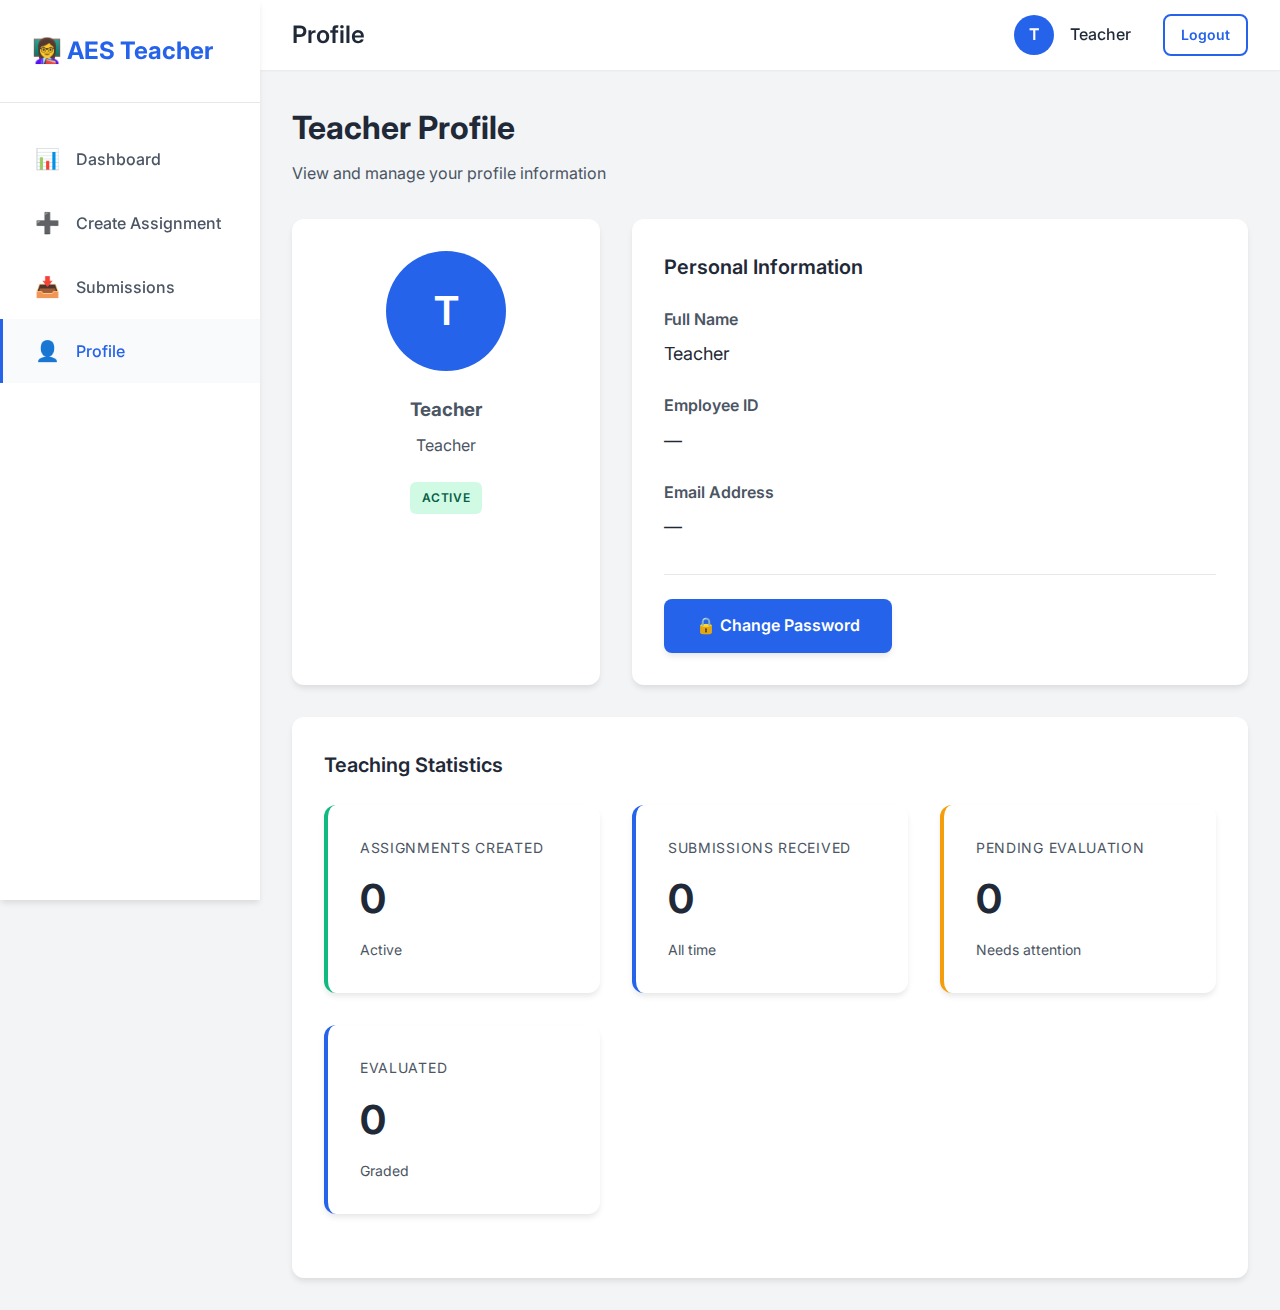
<file: teacher/profile.html>
<!DOCTYPE html>
<html lang="en">

<head>
    <meta charset="UTF-8">
    <meta name="viewport" content="width=device-width, initial-scale=1.0">
    <title>Teacher Profile - Assignment Evaluator</title>
    <link rel="stylesheet" href="../css/style.css">
</head>

<body>
    <!-- Page Loader -->
    <div id="page-loader">
        <div class="loader-letter">
            <svg viewBox="0 0 100 120" xmlns="http://www.w3.org/2000/svg">
                <path d="M 15,100 C 20,60 35,20 50,10 C 65,20 80,60 85,100 M 25,65 Q 50,55 75,65" />
            </svg>
        </div>
        <div class="loader-dots">
            <span></span><span></span><span></span>
        </div>
    </div>

    <div class="portal-wrapper">
        <!-- Sidebar -->
        <aside class="sidebar">
            <div class="sidebar-header">
                <div class="sidebar-logo">👩‍🏫 AES Teacher</div>
            </div>
            <nav class="sidebar-nav">
                <a href="dashboard.html" class="nav-item">
                    <span class="nav-icon">📊</span>
                    <span>Dashboard</span>
                </a>
                <a href="create-assignment.html" class="nav-item">
                    <span class="nav-icon">➕</span>
                    <span>Create Assignment</span>
                </a>
                <a href="submissions.html" class="nav-item">
                    <span class="nav-icon">📥</span>
                    <span>Submissions</span>
                </a>
                <a href="profile.html" class="nav-item active">
                    <span class="nav-icon">👤</span>
                    <span>Profile</span>
                </a>
            </nav>
        </aside>

        <!-- Main Content -->
        <div class="main-content">
            <!-- Top Navbar -->
            <nav class="navbar">
                <h2 class="navbar-title">Profile</h2>
                <div class="navbar-right">
                    <div class="user-info">
                        <span class="user-avatar" id="navAvatar"
                            style="width: 40px; height: 40px; border-radius: 50%; background: var(--primary-blue); color: white; display: inline-flex; align-items: center; justify-content: center; font-weight: 600;">--</span>
                        <span class="user-name" id="navUserName">Teacher</span>
                    </div>
                    <a href="../index.html" class="btn btn-sm btn-secondary">Logout</a>
                </div>
            </nav>

            <!-- Content Area -->
            <div class="content-area">
                <div class="page-header">
                    <h1 class="page-title">Teacher Profile</h1>
                    <p class="page-subtitle">View and manage your profile information</p>
                </div>

                <div style="display: grid; grid-template-columns: 1fr 2fr; gap: var(--spacing-lg);">
                    <!-- Profile Card (dynamic) -->
                    <div class="card">
                        <div class="card-body text-center">
                            <span id="profileAvatar"
                                style="width: 120px; height: 120px; border-radius: 50%; background: var(--primary-blue); color: white; margin: 0 auto var(--spacing-md); display: inline-flex; align-items: center; justify-content: center; font-size: 2.5rem; font-weight: 600;">?</span>
                            <h3 style="margin-bottom: var(--spacing-xs);" id="profileName">—</h3>
                            <p style="color: var(--text-medium); margin-bottom: var(--spacing-md);">Teacher</p>
                            <span class="badge badge-success">Active</span>
                        </div>
                    </div>

                    <!-- Profile Details (dynamic) -->
                    <div class="card">
                        <div class="card-header">
                            <h3 class="card-title">Personal Information</h3>
                        </div>
                        <div class="card-body">
                            <div style="display: grid; gap: var(--spacing-md);">
                                <div>
                                    <label
                                        style="font-weight: 600; color: var(--text-medium); display: block; margin-bottom: var(--spacing-xs);">Full
                                        Name</label>
                                    <p style="color: var(--text-dark); font-size: 1.125rem;" id="profileFullName">—</p>
                                </div>
                                <div>
                                    <label
                                        style="font-weight: 600; color: var(--text-medium); display: block; margin-bottom: var(--spacing-xs);">Employee
                                        ID</label>
                                    <p style="color: var(--text-dark); font-size: 1.125rem;" id="profileTeacherId">—</p>
                                </div>
                                <div>
                                    <label
                                        style="font-weight: 600; color: var(--text-medium); display: block; margin-bottom: var(--spacing-xs);">Email
                                        Address</label>
                                    <p style="color: var(--text-dark); font-size: 1.125rem;" id="profileEmail">—</p>
                                </div>
                            </div>
                            <div class="mt-4"
                                style="padding-top: var(--spacing-md); border-top: 1px solid var(--bg-grey);">
                                <a href="../change-password.html" class="btn btn-primary">🔒 Change Password</a>
                            </div>
                        </div>
                    </div>
                </div>

                <!-- Teaching Statistics (from API) -->
                <div class="card mt-4">
                    <div class="card-header">
                        <h3 class="card-title">Teaching Statistics</h3>
                    </div>
                    <div class="card-body">
                        <div class="stats-grid">
                            <div class="stat-card success">
                                <div class="stat-label">Assignments Created</div>
                                <div class="stat-value" id="statAssignments">0</div>
                                <div class="stat-change">Active</div>
                            </div>
                            <div class="stat-card">
                                <div class="stat-label">Submissions Received</div>
                                <div class="stat-value" id="statSubmissions">0</div>
                                <div class="stat-change">All time</div>
                            </div>
                            <div class="stat-card warning">
                                <div class="stat-label">Pending Evaluation</div>
                                <div class="stat-value" id="statPending">0</div>
                                <div class="stat-change">Needs attention</div>
                            </div>
                            <div class="stat-card">
                                <div class="stat-label">Evaluated</div>
                                <div class="stat-value" id="statEvaluated">0</div>
                                <div class="stat-change">Graded</div>
                            </div>
                        </div>
                    </div>
                </div>
            </div>
        </div>
    </div>
</body>
<script>
    (function () {
        var API_URL = "http://localhost:5000";
        var teacherId = sessionStorage.getItem("userId");
        var n = sessionStorage.getItem("userName") || teacherId || "Teacher";
        document.getElementById("navUserName").textContent = n;
        document.getElementById("navAvatar").textContent = (n && n.charAt(0).toUpperCase()) || "?";
        document.getElementById("profileName").textContent = n;
        document.getElementById("profileFullName").textContent = n;
        document.getElementById("profileTeacherId").textContent = teacherId || "—";
        document.getElementById("profileAvatar").textContent = (n && n.charAt(0).toUpperCase()) || "?";
        if (teacherId) {
            fetch(API_URL + "/teacher/" + encodeURIComponent(teacherId) + "/profile")
                .then(function (r) { return r.json(); })
                .then(function (d) {
                    if (d.success) {
                        if (d.name) {
                            document.getElementById("navUserName").textContent = d.name;
                            document.getElementById("profileName").textContent = d.name;
                            document.getElementById("profileFullName").textContent = d.name;
                            document.getElementById("profileAvatar").textContent = d.name.charAt(0).toUpperCase();
                        }
                        document.getElementById("profileEmail").textContent = d.email != null ? d.email : "—";
                    }
                })
                .catch(function () { });
            fetch(API_URL + "/teacher/" + encodeURIComponent(teacherId) + "/dashboard")
                .then(function (r) { return r.json(); })
                .then(function (d) {
                    if (d.success) {
                        document.getElementById("statAssignments").textContent = d.total_assignments != null ? d.total_assignments : 0;
                        document.getElementById("statSubmissions").textContent = d.submissions_received != null ? d.submissions_received : 0;
                        document.getElementById("statPending").textContent = d.pending_evaluation != null ? d.pending_evaluation : 0;
                        document.getElementById("statEvaluated").textContent = d.evaluated_count != null ? d.evaluated_count : 0;
                    }
                })
                .catch(function () { });
        }
    })();
</script>
<script>function hideLoader() { var l = document.getElementById('page-loader'); if (l) l.classList.add('hide'); } window.addEventListener('load', function () { hideLoader(); });</script>

</html>
</file>
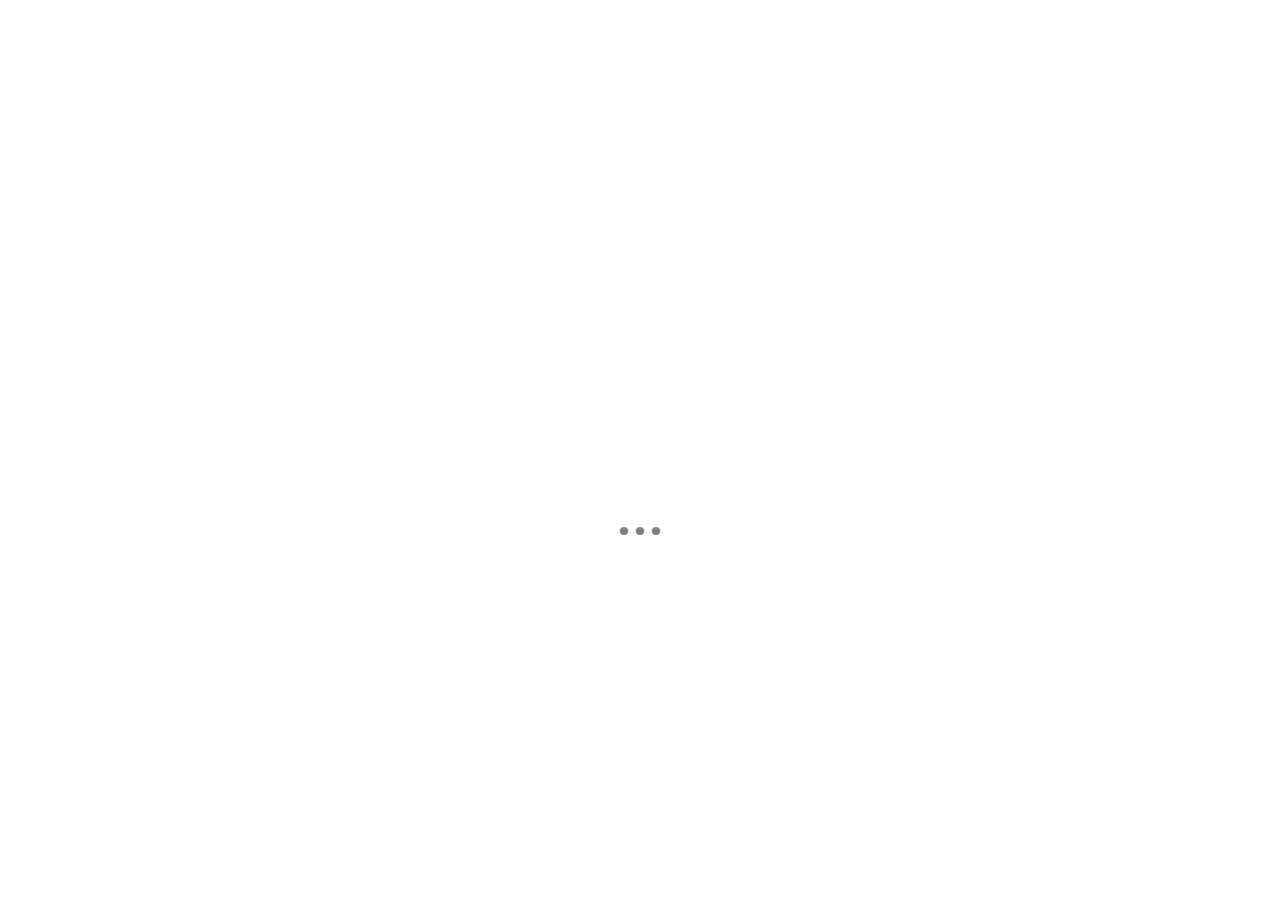
<file: teacher/submissions.html>
<!DOCTYPE html>
<html lang="en">

<head>
    <meta charset="UTF-8">
    <meta name="viewport" content="width=device-width, initial-scale=1.0">
    <title>Submissions - Assignment Evaluator</title>
    <link rel="stylesheet" href="../css/style.css">
</head>

<body>
    <!-- Page Loader -->
    <div id="page-loader">
        <div class="loader-letter">
            <svg viewBox="0 0 100 120" xmlns="http://www.w3.org/2000/svg">
                <path d="M 15,100 C 20,60 35,20 50,10 C 65,20 80,60 85,100 M 25,65 Q 50,55 75,65" />
            </svg>
        </div>
        <div class="loader-dots">
            <span></span><span></span><span></span>
        </div>
    </div>

    <div class="portal-wrapper">
        <!-- Sidebar -->
        <aside class="sidebar">
            <div class="sidebar-header">
                <div class="sidebar-logo">👩‍🏫 AES Teacher</div>
            </div>
            <nav class="sidebar-nav">
                <a href="dashboard.html" class="nav-item">
                    <span class="nav-icon">📊</span>
                    <span>Dashboard</span>
                </a>
                <a href="create-assignment.html" class="nav-item">
                    <span class="nav-icon">➕</span>
                    <span>Create Assignment</span>
                </a>
                <a href="submissions.html" class="nav-item active">
                    <span class="nav-icon">📥</span>
                    <span>Submissions</span>
                </a>
                <a href="profile.html" class="nav-item">
                    <span class="nav-icon">👤</span>
                    <span>Profile</span>
                </a>
            </nav>
        </aside>

        <!-- Main Content -->
        <div class="main-content">
            <!-- Top Navbar -->
            <nav class="navbar">
                <h2 class="navbar-title">Submissions</h2>
                <div class="navbar-right">
                    <div class="user-info">
                        <span class="user-avatar" id="navAvatar"
                            style="width: 40px; height: 40px; border-radius: 50%; background: var(--primary-blue); color: white; display: inline-flex; align-items: center; justify-content: center; font-weight: 600;">--</span>
                        <span class="user-name" id="navUserName">Teacher</span>
                    </div>
                    <a href="../index.html" class="btn btn-sm btn-secondary">Logout</a>
                </div>
            </nav>

            <!-- Content Area -->
            <div class="content-area">
                <div class="page-header">
                    <h1 class="page-title">Student Submissions</h1>
                    <p class="page-subtitle">Review and evaluate student submissions</p>
                </div>

                <div id="submissionsLoading" class="loading-container">
                    <div style="width: 80%; max-width: 800px;">
                        <div class="skeleton-box shimmer" style="height: 40px; width: 40%; margin-bottom: 2rem;"></div>
                        <div class="skeleton-box shimmer" style="height: 300px;"></div>
                    </div>
                </div>
                <div id="submissionsError" style="display: none;" class="alert alert-danger"></div>
                <!-- Filter Section (populated by JS) -->
                <div id="filterCard" class="card mb-3" style="display: none;">
                    <div class="card-body">
                        <div
                            style="display: grid; grid-template-columns: repeat(auto-fit, minmax(200px, 1fr)); gap: var(--spacing-md);">
                            <div class="form-group" style="margin-bottom: 0;">
                                <label class="form-label">Filter by Assignment</label>
                                <select class="form-select" id="filterAssignment">
                                    <option value="">All Assignments</option>
                                </select>
                            </div>
                            <div class="form-group" style="margin-bottom: 0;">
                                <label class="form-label">Filter by Status</label>
                                <select class="form-select" id="filterStatus">
                                    <option value="">All Status</option>
                                    <option value="pending">Pending</option>
                                    <option value="evaluated">Evaluated</option>
                                </select>
                            </div>
                        </div>
                    </div>
                </div>

                <!-- Submissions Table (populated by JS) -->
                <div id="submissionsTableWrap" class="table-container" style="display: none;">
                    <table class="table">
                        <thead>
                            <tr>
                                <th>Student ID</th>
                                <th>Student Name</th>
                                <th>Assignment</th>
                                <th>Submission Time</th>
                                <th>Status</th>
                                <th>Action</th>
                            </tr>
                        </thead>
                        <tbody id="submissionsTableBody"></tbody>
                    </table>
                </div>
            </div>
        </div>
    </div>
</body>
<script>
    (function () {
        var API_URL = "http://localhost:5000";
        var teacherId = sessionStorage.getItem("userId");
        var n = sessionStorage.getItem("userName") || teacherId || "Teacher";
        document.getElementById("navUserName").textContent = n;
        document.getElementById("navAvatar").textContent = (n && n.charAt(0).toUpperCase()) || "?";
        if (!teacherId) {
            document.getElementById("submissionsLoading").style.display = "none";
            document.getElementById("submissionsError").style.display = "block";
            document.getElementById("submissionsError").textContent = "Not logged in. Redirecting...";
            setTimeout(function () { window.location.href = "../login.html"; }, 1500);
            return;
        }
        function formatDate(str) {
            if (!str) return "—";
            try { var d = new Date(str); return isNaN(d.getTime()) ? str : d.toLocaleString("en-IN", { dateStyle: "short", timeStyle: "short" }); } catch (_) { return str; }
        }
        function statusBadge(status) {
            if (!status) return '<span class="badge badge-warning">Pending</span>';
            if (String(status).toLowerCase().indexOf("evaluated") !== -1) return '<span class="badge badge-info">Evaluated</span>';
            return '<span class="badge badge-warning">Pending</span>';
        }
        function renderTable(list) {
            var tbody = document.getElementById("submissionsTableBody");
            tbody.innerHTML = "";
            list.forEach(function (s) {
                var isEval = s.status && String(s.status).toLowerCase().indexOf("evaluated") !== -1;
                var action = isEval
                    ? '<button type="button" class="btn btn-sm btn-secondary">View</button>'
                    : '<a href="evaluate.html?submission_id=' + (s.submission_id || s.id) + '&assignment_id=' + (s.assignment_id || "") + '" class="btn btn-sm btn-primary">Evaluate</a>';
                tbody.insertAdjacentHTML("beforeend",
                    "<tr><td>" + (s.student_id || "—") + "</td><td>" + (s.student_name || s.student_id || "—") + "</td><td>" + (s.assignment_title || "—") + "</td><td>" + formatDate(s.submitted_at) + "</td><td>" + statusBadge(s.status) + "</td><td>" + action + "</td></tr>");
            });
            if (list.length === 0) tbody.insertAdjacentHTML("beforeend", "<tr><td colspan=\"6\" class=\"text-center\">No submissions yet.</td></tr>");
        }
        fetch(API_URL + "/teacher/" + encodeURIComponent(teacherId) + "/submissions")
            .then(function (r) { return r.json(); })
            .then(function (data) {
                document.getElementById("submissionsLoading").style.display = "none";
                document.getElementById("filterCard").style.display = "block";
                document.getElementById("submissionsTableWrap").style.display = "block";
                if (!data.success) {
                    document.getElementById("submissionsError").style.display = "block";
                    document.getElementById("submissionsError").textContent = data.message || "Failed to load.";
                    renderTable([]);
                    return;
                }
                var list = data.submissions || [];
                var assignments = data.assignments || [];
                var select = document.getElementById("filterAssignment");
                select.innerHTML = "<option value=\"\">All Assignments</option>";
                assignments.forEach(function (a) { select.insertAdjacentHTML("beforeend", "<option value=\"" + (a.id || "") + "\">" + (a.title || "—") + "</option>"); });
                renderTable(list);
                function filterList() {
                    var assignId = document.getElementById("filterAssignment").value;
                    var statusVal = document.getElementById("filterStatus").value;
                    var filtered = list.filter(function (s) {
                        if (assignId && String(s.assignment_id) !== String(assignId)) return false;
                        if (statusVal === "pending" && (!s.status || String(s.status).toLowerCase().indexOf("evaluated") !== -1)) return false;
                        if (statusVal === "evaluated" && (!s.status || String(s.status).toLowerCase().indexOf("evaluated") === -1)) return false;
                        return true;
                    });
                    renderTable(filtered);
                }
                document.getElementById("filterAssignment").addEventListener("change", filterList);
                document.getElementById("filterStatus").addEventListener("change", filterList);
                hideLoader();
            })
            .catch(function () {
                document.getElementById("submissionsLoading").style.display = "none";
                document.getElementById("submissionsError").style.display = "block";
                document.getElementById("submissionsError").textContent = "Cannot connect to server.";
                document.getElementById("filterCard").style.display = "block";
                document.getElementById("submissionsTableWrap").style.display = "block";
                renderTable([]);
                hideLoader();
            });
    })();
</script>
<script>function hideLoader() { var l = document.getElementById('page-loader'); if (l) l.classList.add('hide'); }</script>

</html>
</file>
<file: css/style.css>
/* ===================================
   Assignment Evaluator System
   Shared Stylesheet
   =================================== */

/* === IMPORTS === */
@import url('https://fonts.googleapis.com/css2?family=Inter:wght@300;400;500;600;700&display=swap');

/* === CSS VARIABLES === */
:root {
  /* Colors */
  --primary-blue: #2563eb;
  --primary-blue-light: #3b82f6;
  --primary-blue-dark: #1d4ed8;

  --bg-white: #ffffff;
  --bg-light: #f3f4f6;
  --bg-lighter: #f9fafb;
  --bg-grey: #e5e7eb;

  --text-dark: #1f2937;
  --text-medium: #4b5563;
  --text-light: #6b7280;

  --success: #10b981;
  --warning: #f59e0b;
  --danger: #ef4444;
  --info: #3b82f6;

  /* Spacing */
  --spacing-xs: 0.5rem;
  --spacing-sm: 1rem;
  --spacing-md: 1.5rem;
  --spacing-lg: 2rem;
  --spacing-xl: 3rem;

  /* Shadows */
  --shadow-sm: 0 1px 2px 0 rgba(0, 0, 0, 0.05);
  --shadow-md: 0 4px 6px -1px rgba(0, 0, 0, 0.1);
  --shadow-lg: 0 10px 15px -3px rgba(0, 0, 0, 0.1);
  --shadow-xl: 0 20px 25px -5px rgba(0, 0, 0, 0.1);

  /* Border Radius */
  --radius-sm: 0.375rem;
  --radius-md: 0.5rem;
  --radius-lg: 0.75rem;
  --radius-xl: 1rem;

  /* Transitions */
  --transition-fast: 0.15s ease;
  --transition-base: 0.3s ease;
  --transition-slow: 0.5s ease;

  /* Layout */
  --sidebar-width: 260px;
  --navbar-height: 70px;
}

/* === RESET & BASE === */
* {
  margin: 0;
  padding: 0;
  box-sizing: border-box;
}

body {
  font-family: 'Inter', -apple-system, BlinkMacSystemFont, 'Segoe UI', sans-serif;
  color: var(--text-dark);
  background-color: var(--bg-light);
  line-height: 1.6;
  overflow-x: hidden;
}

a {
  text-decoration: none;
  color: inherit;
  transition: color var(--transition-base);
}

button {
  font-family: inherit;
  cursor: pointer;
  border: none;
  outline: none;
  transition: all var(--transition-base);
}

input,
textarea,
select {
  font-family: inherit;
  outline: none;
  transition: border-color var(--transition-base);
}

/* === ANIMATIONS === */
@keyframes fadeIn {
  from {
    opacity: 0;
    transform: translateY(20px);
  }

  to {
    opacity: 1;
    transform: translateY(0);
  }
}

@keyframes slideInLeft {
  from {
    opacity: 0;
    transform: translateX(-50px);
  }

  to {
    opacity: 1;
    transform: translateX(0);
  }
}

@keyframes slideInRight {
  from {
    opacity: 0;
    transform: translateX(50px);
  }

  to {
    opacity: 1;
    transform: translateX(0);
  }
}

@keyframes slideInTop {
  from {
    opacity: 0;
    transform: translateY(-30px);
  }

  to {
    opacity: 1;
    transform: translateY(0);
  }
}

@keyframes shimmer {
  0% {
    background-position: -468px 0;
  }

  100% {
    background-position: 468px 0;
  }
}

.shimmer {
  background: #f6f7f8;
  background-image: linear-gradient(to right, #f6f7f8 0%, #edeef1 20%, #f6f7f8 40%, #f6f7f8 100%);
  background-repeat: no-repeat;
  background-size: 800px 104px;
  display: inline-block;
  position: relative;
  animation-duration: 1.2s;
  animation-fill-mode: forwards;
  animation-iteration-count: infinite;
  animation-name: shimmer;
  animation-timing-function: linear;
}

.skeleton-box {
  height: 20px;
  margin-bottom: 10px;
  border-radius: 4px;
  width: 100%;
}

.loading-container {
  min-height: 400px;
  display: flex;
  flex-direction: column;
  justify-content: center;
  align-items: center;
  background: var(--bg-white);
  border-radius: var(--radius-lg);
  box-shadow: var(--shadow-sm);
}

.fade-in {
  animation: fadeIn 0.6s ease forwards;
}

.slide-in-left {
  animation: slideInLeft 0.8s ease forwards;
}

.slide-in-right {
  animation: slideInRight 0.8s ease forwards;
}

.slide-in-top {
  animation: slideInTop 0.6s ease forwards;
}

/* === LANDING PAGE === */
.landing-container {
  min-height: 100vh;
  display: flex;
  align-items: center;
  justify-content: center;
  background: linear-gradient(135deg, #667eea 0%, #764ba2 100%);
  padding: var(--spacing-lg);
}

.landing-content {
  display: grid;
  grid-template-columns: 1fr 1fr;
  gap: var(--spacing-xl);
  max-width: 1200px;
  width: 100%;
  background: var(--bg-white);
  border-radius: var(--radius-xl);
  padding: var(--spacing-xl);
  box-shadow: var(--shadow-xl);
}

.landing-left {
  display: flex;
  flex-direction: column;
  justify-content: center;
  gap: var(--spacing-lg);
}

.landing-title {
  font-size: 3rem;
  font-weight: 700;
  color: var(--primary-blue);
  line-height: 1.2;
}

.landing-subtitle {
  font-size: 1.25rem;
  color: var(--text-medium);
  line-height: 1.6;
}

.landing-buttons {
  display: flex;
  flex-direction: column;
  gap: var(--spacing-md);
  margin-top: var(--spacing-md);
}

.landing-right {
  display: flex;
  align-items: center;
  justify-content: center;
}

.landing-image {
  width: 100%;
  height: auto;
  border-radius: var(--radius-lg);
  box-shadow: var(--shadow-lg);
  object-fit: cover;
}

/* === BUTTONS === */
.btn {
  padding: 0.875rem 2rem;
  font-size: 1rem;
  font-weight: 600;
  border-radius: var(--radius-md);
  cursor: pointer;
  transition: all var(--transition-base);
  display: inline-flex;
  align-items: center;
  justify-content: center;
  gap: var(--spacing-xs);
  text-align: center;
}

.btn-primary {
  background: var(--primary-blue);
  color: white;
  box-shadow: var(--shadow-md);
}

.btn-primary:hover {
  background: var(--primary-blue-dark);
  transform: translateY(-2px);
  box-shadow: var(--shadow-lg);
}

.btn-secondary {
  background: var(--bg-white);
  color: var(--primary-blue);
  border: 2px solid var(--primary-blue);
}

.btn-secondary:hover {
  background: var(--primary-blue);
  color: white;
  transform: translateY(-2px);
}

.btn-success {
  background: var(--success);
  color: white;
}

.btn-success:hover {
  background: #059669;
  transform: translateY(-2px);
}

.btn-danger {
  background: var(--danger);
  color: white;
}

.btn-danger:hover {
  background: #dc2626;
  transform: translateY(-2px);
}

.btn-sm {
  padding: 0.5rem 1rem;
  font-size: 0.875rem;
}

/* === PORTAL LAYOUT === */
.portal-wrapper {
  display: flex;
  min-height: 100vh;
  background: var(--bg-light);
}

/* === SIDEBAR === */
.sidebar {
  width: var(--sidebar-width);
  background: var(--bg-white);
  box-shadow: var(--shadow-md);
  position: fixed;
  left: 0;
  top: 0;
  height: 100vh;
  display: flex;
  flex-direction: column;
  z-index: 100;
}

.sidebar-header {
  padding: var(--spacing-lg);
  border-bottom: 1px solid var(--bg-grey);
}

.sidebar-logo {
  font-size: 1.5rem;
  font-weight: 700;
  color: var(--primary-blue);
}

.sidebar-nav {
  flex: 1;
  padding: var(--spacing-md) 0;
  overflow-y: auto;
}

.nav-item {
  display: flex;
  align-items: center;
  gap: var(--spacing-sm);
  padding: var(--spacing-sm) var(--spacing-lg);
  color: var(--text-medium);
  font-weight: 500;
  transition: all var(--transition-base);
  border-left: 3px solid transparent;
}

.nav-item:hover {
  background: var(--bg-lighter);
  color: var(--primary-blue);
  border-left-color: var(--primary-blue);
}

.nav-item.active {
  background: var(--bg-lighter);
  color: var(--primary-blue);
  border-left-color: var(--primary-blue);
}

.nav-icon {
  font-size: 1.25rem;
}

/* === MAIN CONTENT === */
.main-content {
  flex: 1;
  margin-left: var(--sidebar-width);
  display: flex;
  flex-direction: column;
}

/* === NAVBAR === */
.navbar {
  height: var(--navbar-height);
  background: var(--bg-white);
  box-shadow: var(--shadow-sm);
  display: flex;
  align-items: center;
  justify-content: space-between;
  padding: 0 var(--spacing-lg);
  position: sticky;
  top: 0;
  z-index: 50;
}

.navbar-title {
  font-size: 1.5rem;
  font-weight: 600;
  color: var(--text-dark);
}

.navbar-right {
  display: flex;
  align-items: center;
  gap: var(--spacing-lg);
}

.user-info {
  display: flex;
  align-items: center;
  gap: var(--spacing-sm);
}

.user-avatar {
  width: 40px;
  height: 40px;
  border-radius: 50%;
  background: var(--primary-blue);
  color: white;
  display: flex;
  align-items: center;
  justify-content: center;
  font-weight: 600;
}

.user-name {
  font-weight: 500;
  color: var(--text-dark);
}

/* === CONTENT AREA === */
.content-area {
  flex: 1;
  padding: var(--spacing-lg);
  animation: fadeIn 0.5s ease;
}

.page-header {
  margin-bottom: var(--spacing-lg);
}

.page-title {
  font-size: 2rem;
  font-weight: 700;
  color: var(--text-dark);
  margin-bottom: var(--spacing-xs);
}

.page-subtitle {
  font-size: 1rem;
  color: var(--text-medium);
}

/* === CARDS === */
.card {
  background: var(--bg-white);
  border-radius: var(--radius-lg);
  padding: var(--spacing-lg);
  box-shadow: var(--shadow-md);
  transition: all var(--transition-base);
}

.card:hover {
  transform: translateY(-4px);
  box-shadow: var(--shadow-lg);
}

.card-header {
  margin-bottom: var(--spacing-md);
}

.card-title {
  font-size: 1.25rem;
  font-weight: 600;
  color: var(--text-dark);
}

.card-body {
  color: var(--text-medium);
}

/* === STATS CARDS === */
.stats-grid {
  display: grid;
  grid-template-columns: repeat(auto-fit, minmax(250px, 1fr));
  gap: var(--spacing-lg);
  margin-bottom: var(--spacing-lg);
}

.stat-card {
  background: var(--bg-white);
  border-radius: var(--radius-lg);
  padding: var(--spacing-lg);
  box-shadow: var(--shadow-md);
  transition: all var(--transition-base);
  border-left: 4px solid var(--primary-blue);
}

.stat-card:hover {
  transform: translateY(-4px);
  box-shadow: var(--shadow-lg);
}

.stat-card.success {
  border-left-color: var(--success);
}

.stat-card.warning {
  border-left-color: var(--warning);
}

.stat-card.danger {
  border-left-color: var(--danger);
}

.stat-label {
  font-size: 0.875rem;
  color: var(--text-medium);
  text-transform: uppercase;
  letter-spacing: 0.05em;
  margin-bottom: var(--spacing-xs);
}

.stat-value {
  font-size: 2.5rem;
  font-weight: 700;
  color: var(--text-dark);
}

.stat-change {
  font-size: 0.875rem;
  margin-top: var(--spacing-xs);
}

.stat-change.positive {
  color: var(--success);
}

.stat-change.negative {
  color: var(--danger);
}

/* === TABLES === */
.table-container {
  background: var(--bg-white);
  border-radius: var(--radius-lg);
  box-shadow: var(--shadow-md);
  overflow: visible;
}

.table {
  width: 100%;
  border-collapse: collapse;
}

.table thead {
  background: var(--bg-light);
}

.table th {
  padding: var(--spacing-md);
  text-align: left;
  font-weight: 600;
  color: var(--text-dark);
  font-size: 0.875rem;
  text-transform: uppercase;
  letter-spacing: 0.05em;
}

.table td {
  padding: var(--spacing-md);
  border-top: 1px solid var(--bg-grey);
  color: var(--text-medium);
}

.table tbody tr {
  transition: background var(--transition-fast);
}

.table tbody tr:hover {
  background: var(--bg-lighter);
}

/* === BADGES === */
.badge {
  display: inline-block;
  padding: 0.375rem 0.75rem;
  font-size: 0.75rem;
  font-weight: 600;
  border-radius: var(--radius-sm);
  text-transform: uppercase;
  letter-spacing: 0.05em;
}

.badge-success {
  background: #d1fae5;
  color: #065f46;
}

.badge-warning {
  background: #fef3c7;
  color: #92400e;
}

.badge-danger {
  background: #fee2e2;
  color: #991b1b;
}

.badge-info {
  background: #dbeafe;
  color: #1e40af;
}

.badge-secondary {
  background: var(--bg-grey);
  color: var(--text-medium);
}

/* === FORMS === */
.form-group {
  margin-bottom: var(--spacing-md);
}

.form-label {
  display: block;
  font-weight: 500;
  color: var(--text-dark);
  margin-bottom: var(--spacing-xs);
}

.form-input,
.form-textarea,
.form-select {
  width: 100%;
  padding: 0.75rem 1rem;
  border: 1px solid var(--bg-grey);
  border-radius: var(--radius-md);
  font-size: 1rem;
  color: var(--text-dark);
  background: var(--bg-white);
  transition: all var(--transition-base);
}

.form-input:focus,
.form-textarea:focus,
.form-select:focus {
  border-color: var(--primary-blue);
  box-shadow: 0 0 0 3px rgba(37, 99, 235, 0.1);
}

.form-textarea {
  resize: vertical;
  min-height: 120px;
}

.form-file {
  width: 100%;
  padding: var(--spacing-lg);
  border: 2px dashed var(--bg-grey);
  border-radius: var(--radius-md);
  text-align: center;
  cursor: pointer;
  transition: all var(--transition-base);
  background: var(--bg-lighter);
}

.form-file:hover {
  border-color: var(--primary-blue);
  background: var(--bg-white);
}

.form-file-label {
  color: var(--text-medium);
  font-weight: 500;
}

/* === CHANGE PASSWORD PAGE === */
.auth-container {
  min-height: 100vh;
  display: flex;
  align-items: center;
  justify-content: center;
  background: linear-gradient(135deg, #667eea 0%, #764ba2 100%);
  padding: var(--spacing-lg);
}

.auth-card {
  background: var(--bg-white);
  border-radius: var(--radius-xl);
  padding: var(--spacing-xl);
  box-shadow: var(--shadow-xl);
  max-width: 450px;
  width: 100%;
  animation: fadeIn 0.6s ease;
}

.auth-header {
  text-align: center;
  margin-bottom: var(--spacing-lg);
}

.auth-title {
  font-size: 2rem;
  font-weight: 700;
  color: var(--primary-blue);
  margin-bottom: var(--spacing-xs);
}

.auth-subtitle {
  color: var(--text-medium);
}

/* === EVALUATION PAGE === */
.evaluation-grid {
  display: grid;
  grid-template-columns: 1fr 1fr;
  gap: var(--spacing-lg);
}

.answer-box {
  background: var(--bg-lighter);
  border: 1px solid var(--bg-grey);
  border-radius: var(--radius-md);
  padding: var(--spacing-md);
  min-height: 300px;
  font-family: 'Courier New', monospace;
  font-size: 0.875rem;
  color: var(--text-dark);
  overflow-y: auto;
}

/* === ALERT === */
.alert {
  padding: var(--spacing-md);
  border-radius: var(--radius-md);
  margin-bottom: var(--spacing-md);
  display: flex;
  align-items: center;
  gap: var(--spacing-sm);
}

.alert-info {
  background: #dbeafe;
  color: #1e40af;
  border-left: 4px solid var(--info);
}

.alert-success {
  background: #d1fae5;
  color: #065f46;
  border-left: 4px solid var(--success);
}

.alert-warning {
  background: #fef3c7;
  color: #92400e;
  border-left: 4px solid var(--warning);
}

.alert-danger {
  background: #fee2e2;
  color: #991b1b;
  border-left: 4px solid var(--danger);
}

/* === RESPONSIVE === */
@media (max-width: 1024px) {
  .landing-content {
    grid-template-columns: 1fr;
  }

  .landing-right {
    order: -1;
  }

  .evaluation-grid {
    grid-template-columns: 1fr;
  }
}

@media (max-width: 768px) {
  :root {
    --sidebar-width: 0;
  }

  .sidebar {
    transform: translateX(-100%);
  }

  .main-content {
    margin-left: 0;
  }

  .landing-title {
    font-size: 2rem;
  }

  .stats-grid {
    grid-template-columns: 1fr;
  }

  .navbar-title {
    font-size: 1.25rem;
  }

  .page-title {
    font-size: 1.5rem;
  }

  .content-area {
    padding: var(--spacing-md);
  }
}

@media (max-width: 480px) {
  .landing-title {
    font-size: 1.75rem;
  }

  .landing-subtitle {
    font-size: 1rem;
  }

  .btn {
    padding: 0.75rem 1.5rem;
    font-size: 0.875rem;
  }

  .stat-value {
    font-size: 2rem;
  }
}

/* === UTILITY CLASSES === */
.text-center {
  text-align: center;
}

.text-right {
  text-align: right;
}

.mt-1 {
  margin-top: var(--spacing-xs);
}

.mt-2 {
  margin-top: var(--spacing-sm);
}

.mt-3 {
  margin-top: var(--spacing-md);
}

.mt-4 {
  margin-top: var(--spacing-lg);
}

.mb-1 {
  margin-bottom: var(--spacing-xs);
}

.mb-2 {
  margin-bottom: var(--spacing-sm);
}

.mb-3 {
  margin-bottom: var(--spacing-md);
}

.mb-4 {
  margin-bottom: var(--spacing-lg);
}

.flex {
  display: flex;
}

.flex-center {
  display: flex;
  align-items: center;
  justify-content: center;
}

.flex-between {
  display: flex;
  align-items: center;
  justify-content: space-between;
}

.gap-1 {
  gap: var(--spacing-xs);
}

.gap-2 {
  gap: var(--spacing-sm);
}

.gap-3 {
  gap: var(--spacing-md);
}

.gap-4 {
  gap: var(--spacing-lg);
}

/* === ACTIONS & DROPDOWNS === */
.action-dropdown {
  position: relative;
  display: inline-block;
}

.action-btn {
  background: none;
  border: none;
  font-size: 1.5rem;
  color: var(--text-medium);
  padding: 4px 8px;
  border-radius: var(--radius-sm);
  line-height: 1;
}

.action-btn:hover {
  background: var(--bg-grey);
  color: var(--text-dark);
}

.dropdown-menu {
  position: absolute;
  right: 0;
  top: 100%;
  background: var(--bg-white);
  border-radius: var(--radius-md);
  box-shadow: var(--shadow-lg);
  border: 1px solid var(--bg-grey);
  min-width: 150px;
  z-index: 1000;
  display: none;
}

.dropdown-menu.show {
  display: block;
}

.dropdown-item {
  display: flex;
  align-items: center;
  gap: var(--spacing-sm);
  padding: 0.75rem 1rem;
  font-size: 0.875rem;
  color: var(--text-medium);
  width: 100%;
  text-align: left;
  transition: background var(--transition-fast);
}

.dropdown-item:hover {
  background: var(--bg-lighter);
  color: var(--primary-blue);
}

.dropdown-item.danger:hover {
  color: var(--danger);
}

/* === MODAL === */
.modal-overlay {
  position: fixed;
  top: 0;
  left: 0;
  width: 100%;
  height: 100%;
  background: rgba(0, 0, 0, 0.5);
  display: none;
  align-items: center;
  justify-content: center;
  z-index: 2000;
  backdrop-filter: blur(4px);
}

.modal-overlay.show {
  display: flex;
}

.modal-container {
  background: var(--bg-white);
  border-radius: var(--radius-lg);
  width: 90%;
  max-width: 600px;
  max-height: 90vh;
  overflow-y: auto;
  box-shadow: var(--shadow-xl);
  animation: fadeIn 0.3s ease;
}

.modal-header {
  padding: var(--spacing-md) var(--spacing-lg);
  border-bottom: 1px solid var(--bg-grey);
  display: flex;
  align-items: center;
  justify-content: space-between;
}

.modal-title {
  font-size: 1.25rem;
  font-weight: 600;
}

.modal-close {
  background: none;
  font-size: 1.5rem;
  color: var(--text-light);
}

.modal-body {
  padding: var(--spacing-lg);
}

.modal-footer {
  padding: var(--spacing-md) var(--spacing-lg);
  border-top: 1px solid var(--bg-grey);
  display: flex;
  justify-content: flex-end;
  gap: var(--spacing-sm);
}

/* === SELECTED ROW HIGHLIGHT === */
.selected-row {
  background-color: #ebf3ff !important;
  border-left: 4px solid var(--primary-blue);
}

/* === PAGE LOADER OVERLAY === */
#page-loader {
  position: fixed;
  inset: 0;
  z-index: 9999;
  background: #ffffff;
  display: flex;
  flex-direction: column;
  align-items: center;
  justify-content: center;
  gap: 1.5rem;
  transition: opacity 0.4s ease, visibility 0.4s ease;
}

#page-loader.hide {
  opacity: 0;
  visibility: hidden;
  pointer-events: none;
}

/* Cursive A SVG */
#page-loader .loader-letter svg {
  width: 130px;
  height: 130px;
  overflow: visible;
  filter: drop-shadow(0 0 12px rgba(0, 0, 0, 0.15));
}

#page-loader .loader-letter path {
  fill: none;
  stroke: #111111;
  stroke-width: 5;
  stroke-linecap: round;
  stroke-linejoin: round;
  stroke-dasharray: 500;
  stroke-dashoffset: 500;
  animation: draw-A 1.4s cubic-bezier(0.4, 0, 0.2, 1) forwards infinite;
}

@keyframes draw-A {
  0% {
    stroke-dashoffset: 500;
    opacity: 1;
  }

  70% {
    stroke-dashoffset: 0;
    opacity: 1;
  }

  85% {
    stroke-dashoffset: 0;
    opacity: 1;
  }

  100% {
    stroke-dashoffset: 0;
    opacity: 0.3;
  }
}

#page-loader .loader-text {
  font-family: 'Inter', sans-serif;
  color: rgba(0, 0, 0, 0.7);
  font-size: 0.9rem;
  letter-spacing: 0.2em;
  text-transform: uppercase;
  animation: pulse-text 1.4s ease-in-out infinite;
}

@keyframes pulse-text {

  0%,
  100% {
    opacity: 0.5;
  }

  50% {
    opacity: 1;
  }
}

/* Dots below the A */
#page-loader .loader-dots {
  display: flex;
  gap: 8px;
}

#page-loader .loader-dots span {
  width: 8px;
  height: 8px;
  border-radius: 50%;
  background: rgba(0, 0, 0, 0.5);
  animation: bounce-dot 1.2s ease-in-out infinite;
}

#page-loader .loader-dots span:nth-child(2) {
  animation-delay: 0.2s;
}

#page-loader .loader-dots span:nth-child(3) {
  animation-delay: 0.4s;
}

@keyframes bounce-dot {

  0%,
  80%,
  100% {
    transform: scale(0.6);
    opacity: 0.5;
  }

  40% {
    transform: scale(1.2);
    opacity: 1;
  }
}
</file>
